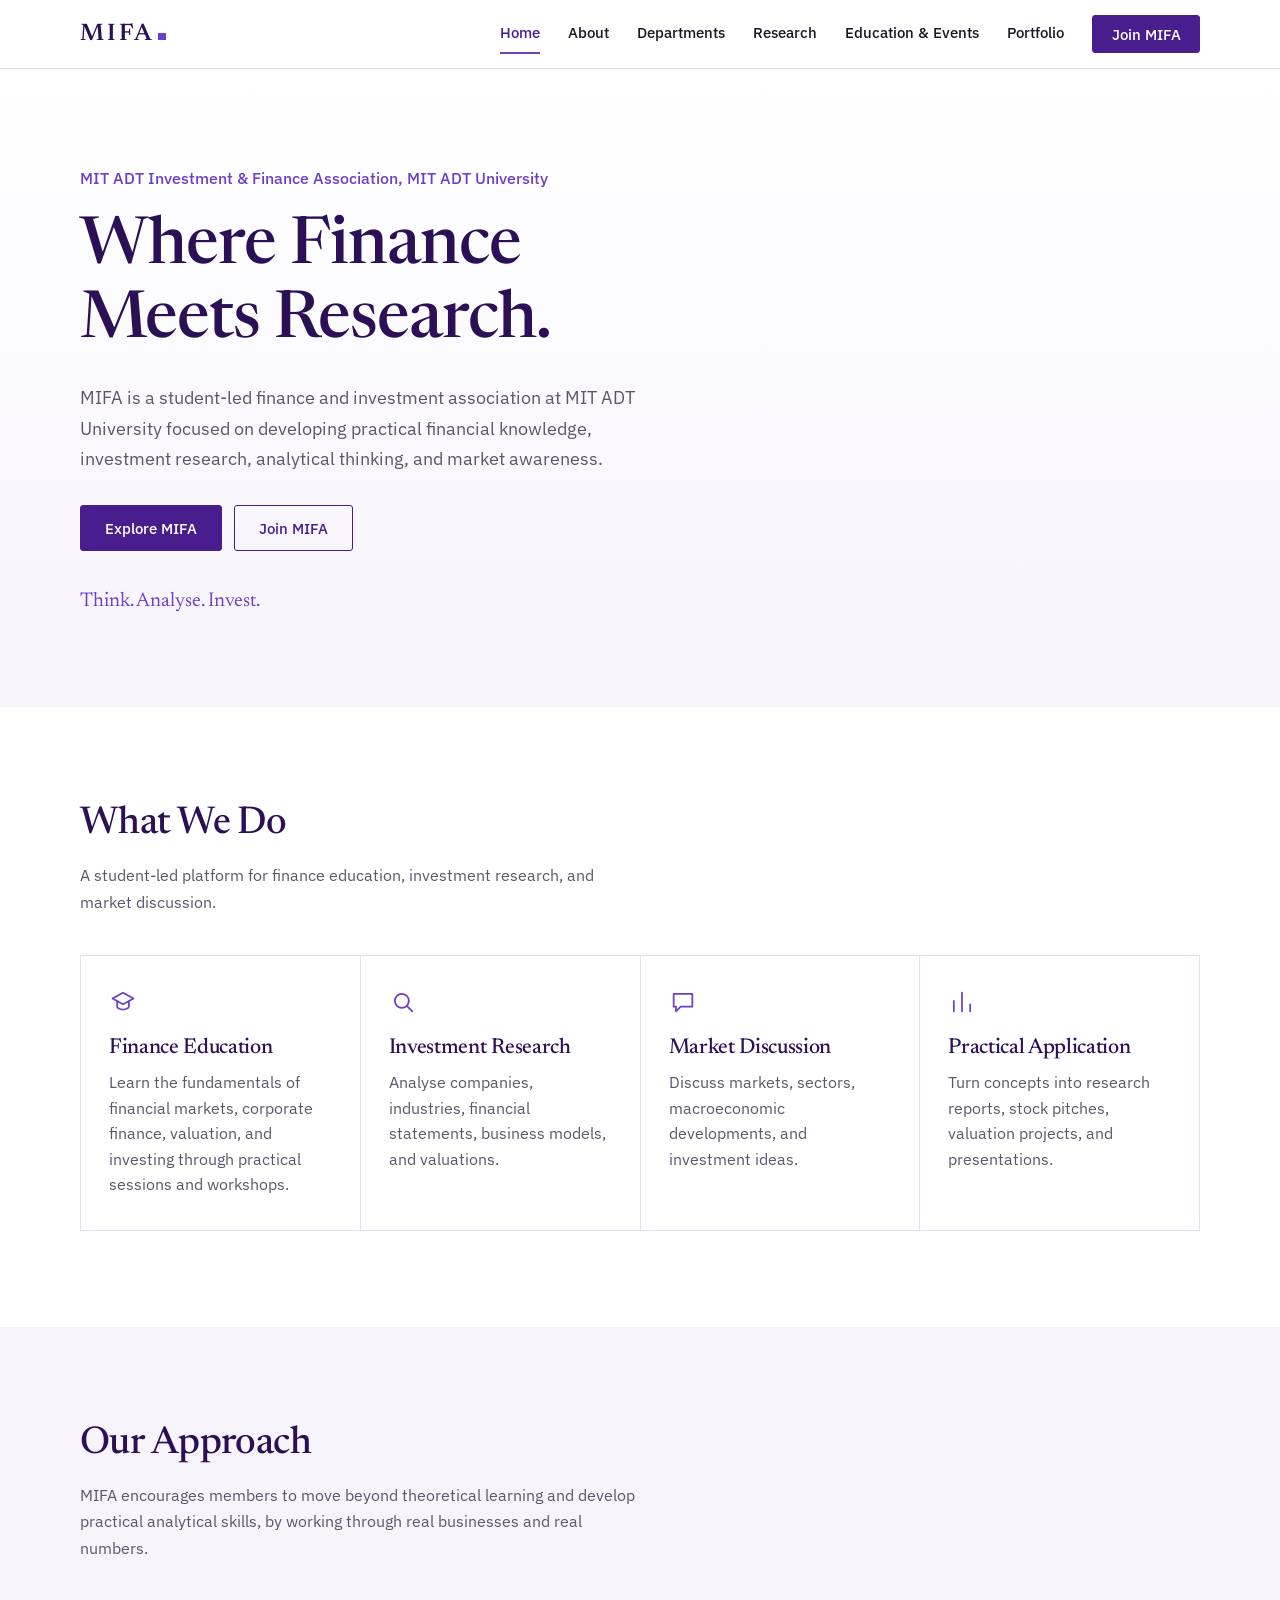
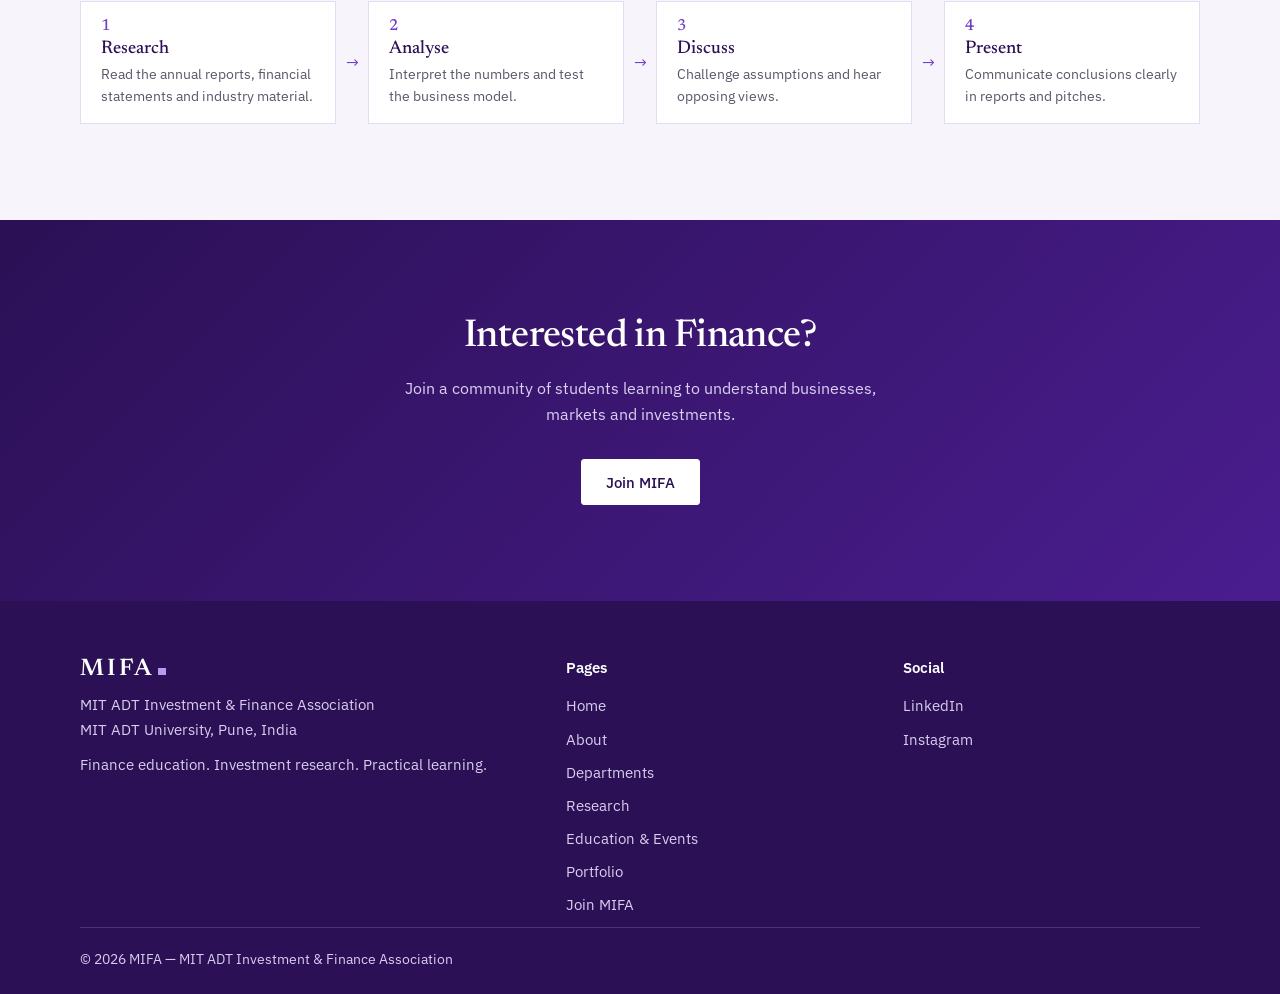
<file: index.html>
<!DOCTYPE html>
<html lang="en">
<head>
<meta charset="utf-8">
<meta name="viewport" content="width=device-width, initial-scale=1">
<title>MIFA — MIT ADT Investment  &amp; Finance Association | MIT ADT University</title>
<meta name="description" content="MIFA is a student-led platform for finance education, investment research, and market discussion at MIT ADT University, Pune.">
<meta name="theme-color" content="#2b1055">
<link rel="icon" href="favicon.svg" type="image/svg+xml">
<link rel="stylesheet" href="css/style.css">
<script src="js/main.js" defer></script>
</head>
<body>
<a class="skip" href="#main">Skip to content</a>
<header class="site-header">
  <div class="wrap bar">
    <a class="logo" href="index.html" aria-label="MIFA home">MIFA</a>
    <button class="menu-btn" type="button" aria-expanded="false" aria-controls="nav" aria-label="Menu"><span></span></button>
    <nav class="nav" id="nav" aria-label="Main">
      <a href="index.html" aria-current="page">Home</a>
      <a href="about.html">About</a>
      <a href="departments.html">Departments</a>
      <a href="research.html">Research</a>
      <a href="education-events.html">Education &amp; Events</a>
      <a href="portfolio.html">Portfolio</a>
      <a class="btn" href="join.html">Join MIFA</a>
    </nav>
  </div>
</header>
<main id="main">
<section class="hero">
  <div class="wrap split">
    <div>
      <p class="kicker">MIT ADT Investment &amp; Finance Association, MIT ADT University</p>
      <h1>Where Finance Meets Research.</h1>
      <p class="lead">MIFA is a student-led finance and investment association at MIT ADT University focused on developing practical financial knowledge, investment research, analytical thinking, and market awareness.</p>
      <div class="actions">
        <a class="btn" href="about.html">Explore MIFA</a>
        <a class="btn ghost" href="join.html">Join MIFA</a>
      </div>
      <p class="slogan">Think. Analyse. Invest.</p>
    </div>
  </div>
</section>

<section>
  <div class="wrap">
    <div class="head">
      <h2>What We Do</h2>
      <p>A student-led platform for finance education, investment research, and market discussion.</p>
    </div>
    <div class="ruled n4">
      <article>
        <svg class="ic" viewBox="0 0 24 24" aria-hidden="true"><path d="M3 9l9-5 9 5-9 5z"/><path d="M7 11.5V16c0 1 2.2 2.5 5 2.5s5-1.5 5-2.5v-4.5"/></svg>
        <h3>Finance Education</h3>
        <p>Learn the fundamentals of financial markets, corporate finance, valuation, and investing through practical sessions and workshops.</p>
      </article>
      <article>
        <svg class="ic" viewBox="0 0 24 24" aria-hidden="true"><circle cx="11" cy="11" r="6"/><path d="M20 20l-4.5-4.5"/></svg>
        <h3>Investment Research</h3>
        <p>Analyse companies, industries, financial statements, business models, and valuations.</p>
      </article>
      <article>
        <svg class="ic" viewBox="0 0 24 24" aria-hidden="true"><path d="M4 5h16v11H10l-4 4v-4H4z"/></svg>
        <h3>Market Discussion</h3>
        <p>Discuss markets, sectors, macroeconomic developments, and investment ideas.</p>
      </article>
      <article>
        <svg class="ic" viewBox="0 0 24 24" aria-hidden="true"><path d="M5 20V11M12 20V4M19 20v-6"/></svg>
        <h3>Practical Application</h3>
        <p>Turn concepts into research reports, stock pitches, valuation projects, and presentations.</p>
      </article>
    </div>
  </div>
</section>

<section class="alt">
  <div class="wrap">
    <div class="head">
      <h2>Our Approach</h2>
      <p>MIFA encourages members to move beyond theoretical learning and develop practical analytical skills, by working through real businesses and real numbers.</p>
    </div>
    <ol class="flow ">
  <li><strong>Research</strong><span>Read the annual reports, financial statements and industry material.</span></li>
  <li><strong>Analyse</strong><span>Interpret the numbers and test the business model.</span></li>
  <li><strong>Discuss</strong><span>Challenge assumptions and hear opposing views.</span></li>
  <li><strong>Present</strong><span>Communicate conclusions clearly in reports and pitches.</span></li>
</ol>
  </div>
</section>

<section class="cta">
  <div class="wrap">
    <h2>Interested in Finance?</h2>
    <p>Join a community of students learning to understand businesses, markets and investments.</p>
    <a class="btn light" href="join.html">Join MIFA</a>
  </div>
</section>
</main>
<footer class="site-footer">
  <div class="wrap">
    <div class="foot">
      <div>
        <a class="logo" href="index.html" aria-label="MIFA home">MIFA</a>
        <p>MIT ADT Investment &amp; Finance Association<br>MIT ADT University, Pune, India</p>
        <p>Finance education. Investment research. Practical learning.</p>
      </div>
      <nav aria-label="Footer">
        <h2 class="foot-title">Pages</h2>
        <ul>
        <li><a href="index.html">Home</a></li>
        <li><a href="about.html">About</a></li>
        <li><a href="departments.html">Departments</a></li>
        <li><a href="research.html">Research</a></li>
        <li><a href="education-events.html">Education &amp; Events</a></li>
        <li><a href="portfolio.html">Portfolio</a></li>
        <li><a href="join.html">Join MIFA</a></li>
        </ul>
      </nav>
      <div>
        <h2 class="foot-title">Social</h2>
        <ul>
          <li><a href="https://www.linkedin.com/company/mifamitadt" target="_blank">LinkedIn</a></li>
          <li><a href="https://www.instagram.com/mifa.mitadt/" target="_blank">Instagram</a></li>
        </ul>
      </div>
    </div>
    <p class="copy">&copy; 2026 MIFA — MIT ADT Investment &amp; Finance Association</p>
  </div>
</footer>
</body>
</html>
</file>
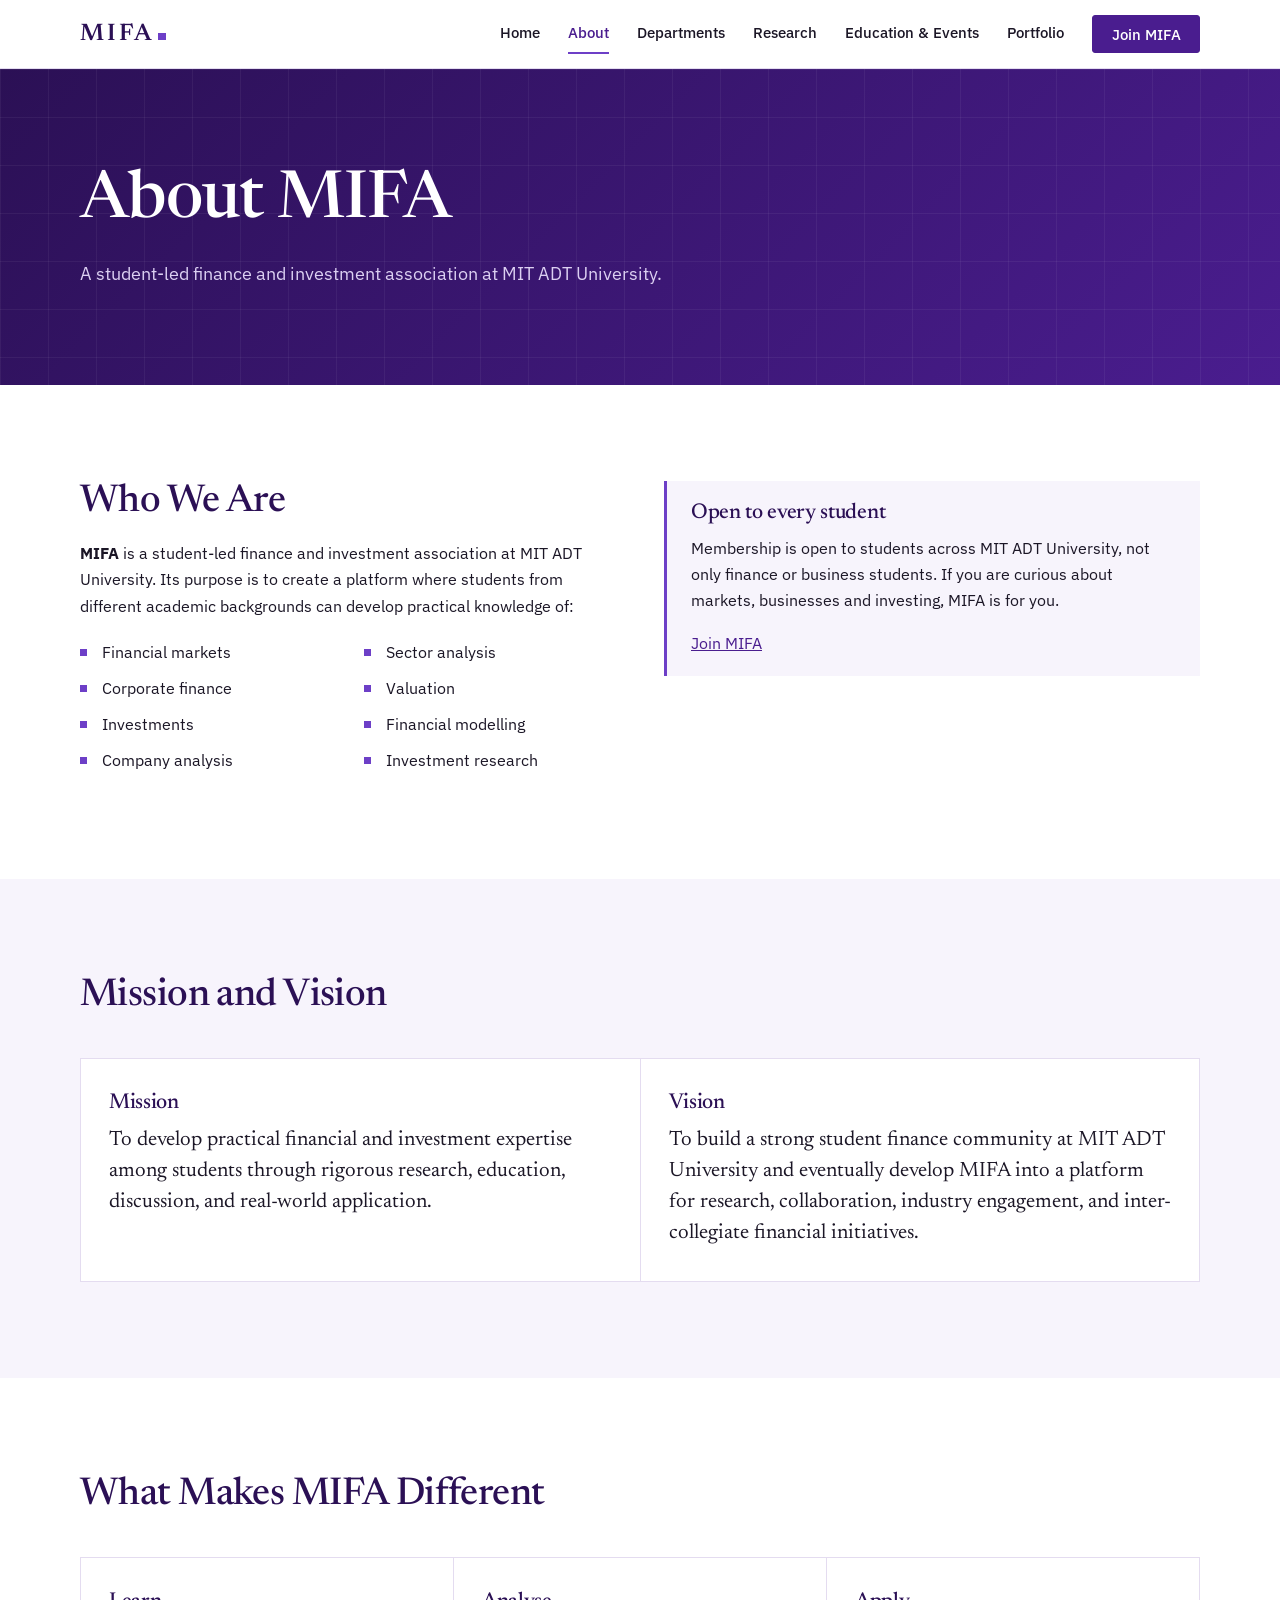
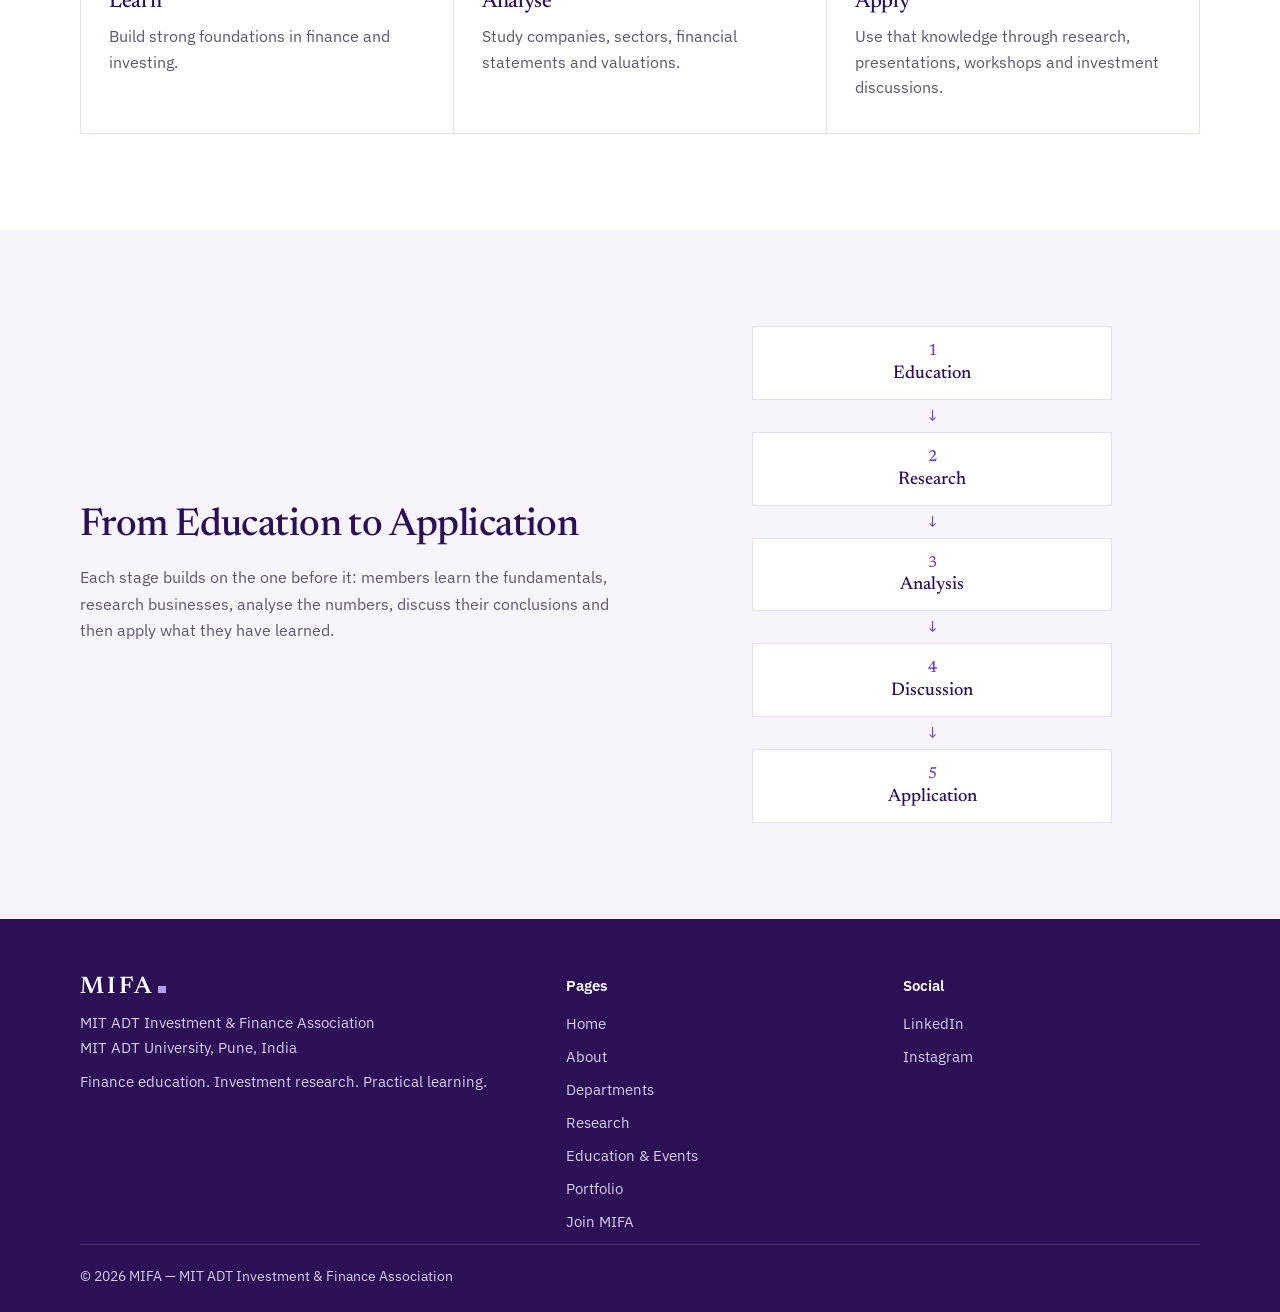
<file: about.html>
<!DOCTYPE html>
<html lang="en">
<head>
<meta charset="utf-8">
<meta name="viewport" content="width=device-width, initial-scale=1">
<title>About | MIFA — MIT ADT Investment  &amp; Finance Association</title>
<meta name="description" content="MIFA is a student-led finance and investment association at MIT ADT University, open to students from every course.">
<meta name="theme-color" content="#2b1055">
<link rel="icon" href="favicon.svg" type="image/svg+xml">
<link rel="stylesheet" href="css/style.css">
<script src="js/main.js" defer></script>
</head>
<body>
<a class="skip" href="#main">Skip to content</a>
<header class="site-header">
  <div class="wrap bar">
    <a class="logo" href="index.html" aria-label="MIFA home">MIFA</a>
    <button class="menu-btn" type="button" aria-expanded="false" aria-controls="nav" aria-label="Menu"><span></span></button>
    <nav class="nav" id="nav" aria-label="Main">
     <a href="index.html" >Home</a>
      <a href="about.html" aria-current="page">About</a>
      <a href="departments.html">Departments</a>
      <a href="research.html">Research</a>
      <a href="education-events.html">Education &amp; Events</a>
      <a href="portfolio.html">Portfolio</a>
      <a class="btn" href="join.html">Join MIFA</a>
    </nav>
  </div>
</header>
<main id="main">
<section class="page-hero">
  <div class="wrap">
    <h1>About MIFA</h1>
    <p class="lead">A student-led finance and investment association at MIT ADT University.</p>
  </div>
</section>

<section>
  <div class="wrap split top">
    <div>
      <h2>Who We Are</h2>
      <p><b>MIFA</b> is a student-led finance and investment association at MIT ADT University. Its purpose is to create a platform where students from different academic backgrounds can develop practical knowledge of:</p>
      <ul class="ticks cols">
  <li>Financial markets</li>
  <li>Corporate finance</li>
  <li>Investments</li>
  <li>Company analysis</li>
  <li>Sector analysis</li>
  <li>Valuation</li>
  <li>Financial modelling</li>
  <li>Investment research</li>
</ul>
    </div>
    <aside class="note">
      <h3>Open to every student</h3>
      <p>Membership is open to students across MIT ADT University, not only finance or business students. If you are curious about markets, businesses and investing, MIFA is for you.</p>
      <p><a href="join.html">Join MIFA</a></p>
    </aside>
  </div>
</section>

<section class="alt">
  <div class="wrap">
    <div class="head"><h2>Mission and Vision</h2></div>
    <div class="ruled n2">
      <div>
        <h3>Mission</h3>
        <p class="big">To develop practical financial and investment expertise among students through rigorous research, education, discussion, and real-world application.</p>
      </div>
      <div>
        <h3>Vision</h3>
        <p class="big">To build a strong student finance community at MIT ADT University and eventually develop MIFA into a platform for research, collaboration, industry engagement, and inter-collegiate financial initiatives.</p>
      </div>
    </div>
  </div>
</section>

<section>
  <div class="wrap">
    <div class="head"><h2>What Makes MIFA Different</h2></div>
    <div class="ruled n3">
      <article>
        <h3>Learn</h3>
        <p>Build strong foundations in finance and investing.</p>
      </article>
      <article>
        <h3>Analyse</h3>
        <p>Study companies, sectors, financial statements and valuations.</p>
      </article>
      <article>
        <h3>Apply</h3>
        <p>Use that knowledge through research, presentations, workshops and investment discussions.</p>
      </article>
    </div>
  </div>
</section>

<section class="alt">
  <div class="wrap split">
    <div>
      <h2>From Education to Application</h2>
      <p class="muted">Each stage builds on the one before it: members learn the fundamentals, research businesses, analyse the numbers, discuss their conclusions and then apply what they have learned.</p>
    </div>
    <ol class="flow vertical">
  <li><strong>Education</strong></li>
  <li><strong>Research</strong></li>
  <li><strong>Analysis</strong></li>
  <li><strong>Discussion</strong></li>
  <li><strong>Application</strong></li>
</ol>
  </div>
</section>
</main>
<footer class="site-footer">
  <div class="wrap">
    <div class="foot">
      <div>
        <a class="logo" href="index.html" aria-label="MIFA home">MIFA</a>
        <p>MIT ADT Investment &amp; Finance Association<br>MIT ADT University, Pune, India</p>
        <p>Finance education. Investment research. Practical learning.</p>
      </div>
      <nav aria-label="Footer">
        <h2 class="foot-title">Pages</h2>
        <ul>
        <li><a href="index.html">Home</a></li>
        <li><a href="about.html">About</a></li>
        <li><a href="departments.html">Departments</a></li>
        <li><a href="research.html">Research</a></li>
        <li><a href="education-events.html">Education &amp; Events</a></li>
        <li><a href="portfolio.html">Portfolio</a></li>
        <li><a href="join.html">Join MIFA</a></li>
        </ul>
      </nav>
      <div>
        <h2 class="foot-title">Social</h2>
        <ul>
          <li><a href="https://www.linkedin.com/company/mifamitadt" target="_blank" target="_blank">LinkedIn</a></li>
          <li><a href="https://www.instagram.com/mifa.mitadt/" target="_blank">Instagram</a></li>
        </ul>
      </div>
    </div>
    <p class="copy">&copy; 2026 MIFA — MIT ADT Investment  &amp; Finance Association</p>
  </div>
</footer>
</body>
</html>
</file>
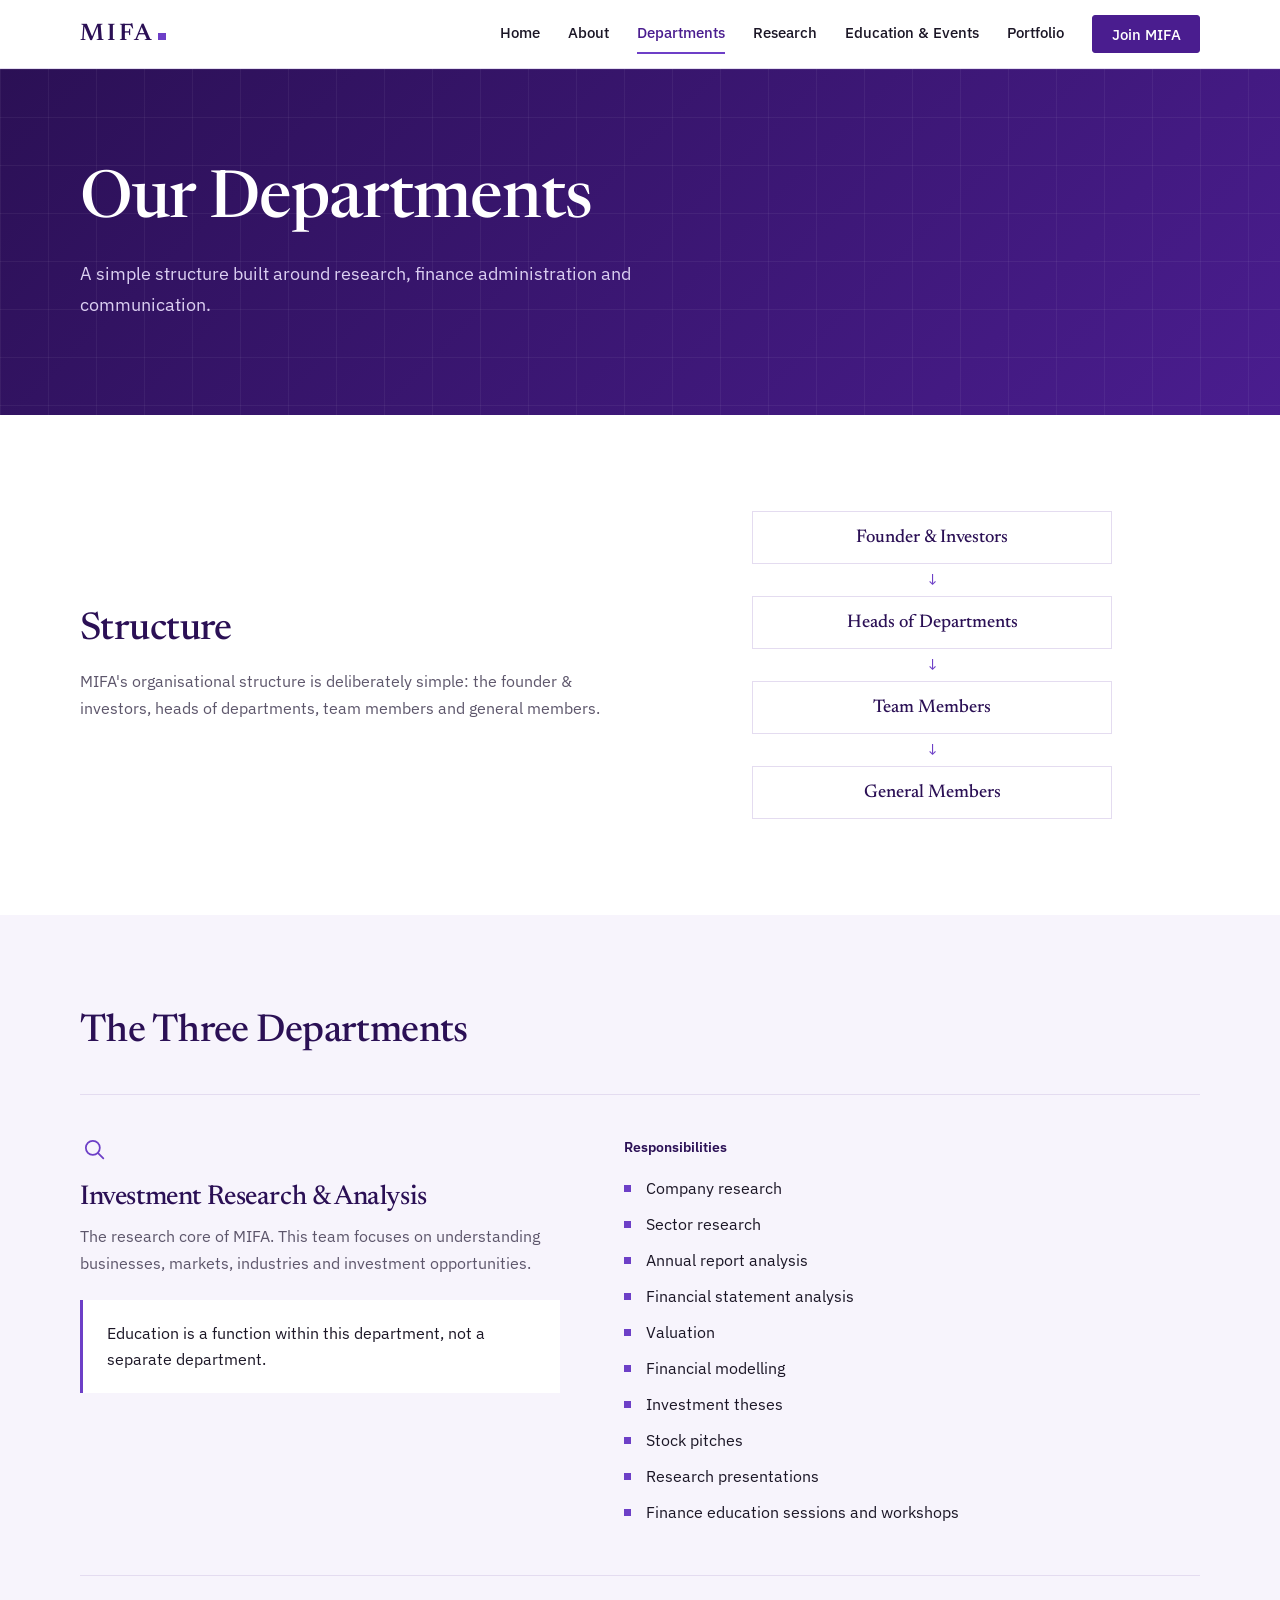
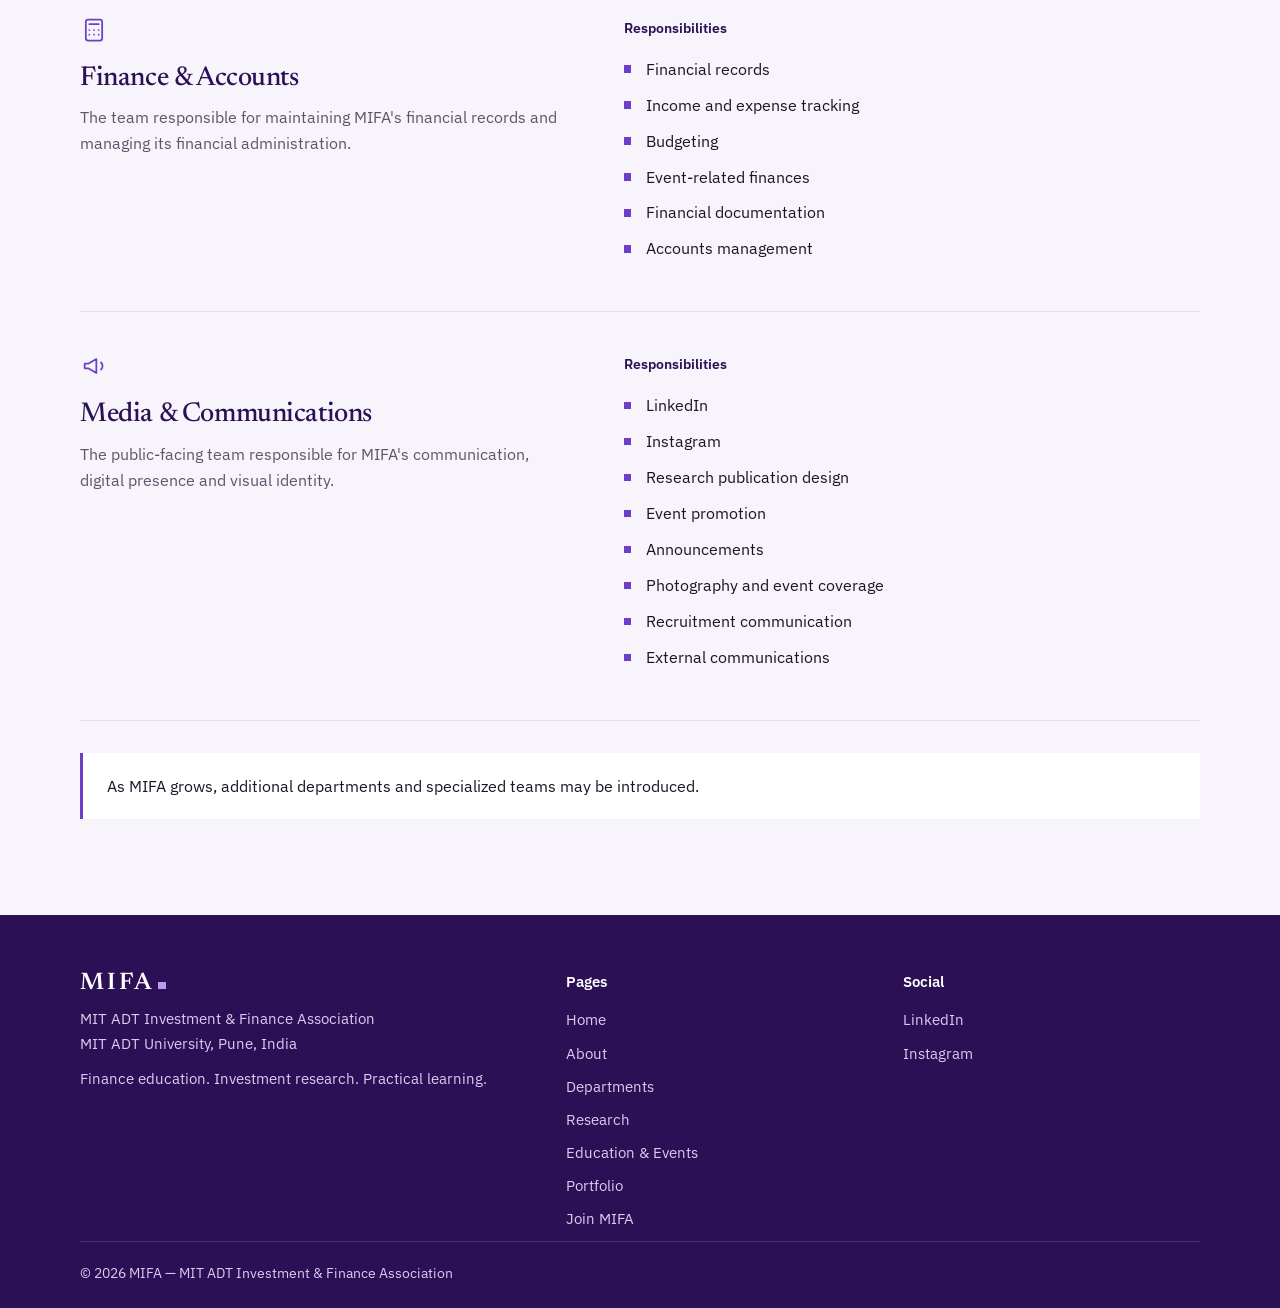
<file: departments.html>
<!DOCTYPE html>
<html lang="en">
<head>
<meta charset="utf-8">
<meta name="viewport" content="width=device-width, initial-scale=1">
<title>Departments | MIFA — MIT ADT Investment &amp; Finance Association</title>
<meta name="description" content="MIFA's three departments: Investment Research &amp; Analysis, Finance &amp; Accounts, and Media &amp; Communications.">
<meta name="theme-color" content="#2b1055">
<link rel="icon" href="favicon.svg" type="image/svg+xml">
<link rel="stylesheet" href="css/style.css">
<script src="js/main.js" defer></script>
</head>
<body>
<a class="skip" href="#main">Skip to content</a>
<header class="site-header">
  <div class="wrap bar">
    <a class="logo" href="index.html" aria-label="MIFA home">MIFA</a>
    <button class="menu-btn" type="button" aria-expanded="false" aria-controls="nav" aria-label="Menu"><span></span></button>
    <nav class="nav" id="nav" aria-label="Main">
      <a href="index.html">Home</a>
      <a href="about.html">About</a>
      <a href="departments.html" aria-current="page">Departments</a>
      <a href="research.html">Research</a>
      <a href="education-events.html">Education &amp; Events</a>
      <a href="portfolio.html">Portfolio</a>
      <a class="btn" href="join.html">Join MIFA</a>
    </nav>
  </div>
</header>
<main id="main">
<section class="page-hero">
  <div class="wrap">
    <h1>Our Departments</h1>
    <p class="lead">A simple structure built around research, finance administration and communication.</p>
  </div>
</section>

<section>
  <div class="wrap split">
    <div>
      <h2>Structure</h2>
      <p class="muted">MIFA's organisational structure is deliberately simple: the founder & investors, heads of departments, team members and general members.</p>
    </div>
    <ol class="flow vertical plain">
  <li><strong>Founder & Investors</strong></li>
  <li><strong>Heads of Departments</strong></li>
  <li><strong>Team Members</strong></li>
  <li><strong>General Members</strong></li>
</ol>
  </div>
</section>

<section class="alt">
  <div class="wrap">
    <div class="head"><h2>The Three Departments</h2></div>
    <div class="depts">
      <article class="dept">
        <div>
          <svg class="ic" viewBox="0 0 24 24" aria-hidden="true"><circle cx="11" cy="11" r="6"/><path d="M20 20l-4.5-4.5"/></svg>
          <h3>Investment Research &amp; Analysis</h3>
          <p class="muted">The research core of MIFA. This team focuses on understanding businesses, markets, industries and investment opportunities.</p>
          <p class="note">Education is a function within this department, not a separate department.</p>
        </div>
        <div>
          <p class="label">Responsibilities</p>
          <ul class="ticks ">
  <li>Company research</li>
  <li>Sector research</li>
  <li>Annual report analysis</li>
  <li>Financial statement analysis</li>
  <li>Valuation</li>
  <li>Financial modelling</li>
  <li>Investment theses</li>
  <li>Stock pitches</li>
  <li>Research presentations</li>
  <li>Finance education sessions and workshops</li>
</ul>
        </div>
      </article>
      <article class="dept">
        <div>
          <svg class="ic" viewBox="0 0 24 24" aria-hidden="true"><rect x="5" y="3" width="14" height="18" rx="2"/><path d="M8 7h8M8 12h.01M12 12h.01M16 12h.01M8 16h.01M12 16h.01M16 16h.01"/></svg>
          <h3>Finance &amp; Accounts</h3>
          <p class="muted">The team responsible for maintaining MIFA's financial records and managing its financial administration.</p>
        </div>
        <div>
          <p class="label">Responsibilities</p>
          <ul class="ticks ">
  <li>Financial records</li>
  <li>Income and expense tracking</li>
  <li>Budgeting</li>
  <li>Event-related finances</li>
  <li>Financial documentation</li>
  <li>Accounts management</li>
</ul>
        </div>
      </article>
      <article class="dept">
        <div>
          <svg class="ic" viewBox="0 0 24 24" aria-hidden="true"><path d="M4 10v4h3l7 4V6L7 10z"/><path d="M18 9a4 4 0 010 6"/></svg>
          <h3>Media &amp; Communications</h3>
          <p class="muted">The public-facing team responsible for MIFA's communication, digital presence and visual identity.</p>
        </div>
        <div>
          <p class="label">Responsibilities</p>
          <ul class="ticks ">
  <li>LinkedIn</li>
  <li>Instagram</li>
  <li>Research publication design</li>
  <li>Event promotion</li>
  <li>Announcements</li>
  <li>Photography and event coverage</li>
  <li>Recruitment communication</li>
  <li>External communications</li>
</ul>
        </div>
      </article>
    </div>
    <p class="note" style="margin-top:2rem">As MIFA grows, additional departments and specialized teams may be introduced.</p>
  </div>
</section>
</main>
<footer class="site-footer">
  <div class="wrap">
    <div class="foot">
      <div>
        <a class="logo" href="index.html" aria-label="MIFA home">MIFA</a>
        <p>MIT ADT Investment &amp; Finance Association<br>MIT ADT University, Pune, India</p>
        <p>Finance education. Investment research. Practical learning.</p>
      </div>
      <nav aria-label="Footer">
        <h2 class="foot-title">Pages</h2>
        <ul>
        <li><a href="index.html">Home</a></li>
        <li><a href="about.html">About</a></li>
        <li><a href="departments.html">Departments</a></li>
        <li><a href="research.html">Research</a></li>
        <li><a href="education-events.html">Education &amp; Events</a></li>
        <li><a href="portfolio.html">Portfolio</a></li>
        <li><a href="join.html">Join MIFA</a></li>
        </ul>
      </nav>
      <div>
        <h2 class="foot-title">Social</h2>
        <ul>
          <li><a href="https://www.linkedin.com/company/mifamitadt" target="_blank">LinkedIn</a></li>
          <li><a href="https://www.instagram.com/mifa.mitadt/" target="_blank">Instagram</a></li>
        </ul>
      </div>
    </div>
    <p class="copy">&copy; 2026 MIFA — MIT ADT Investment &amp; Finance Association</p>
  </div>
</footer>
</body>
</html>
</file>
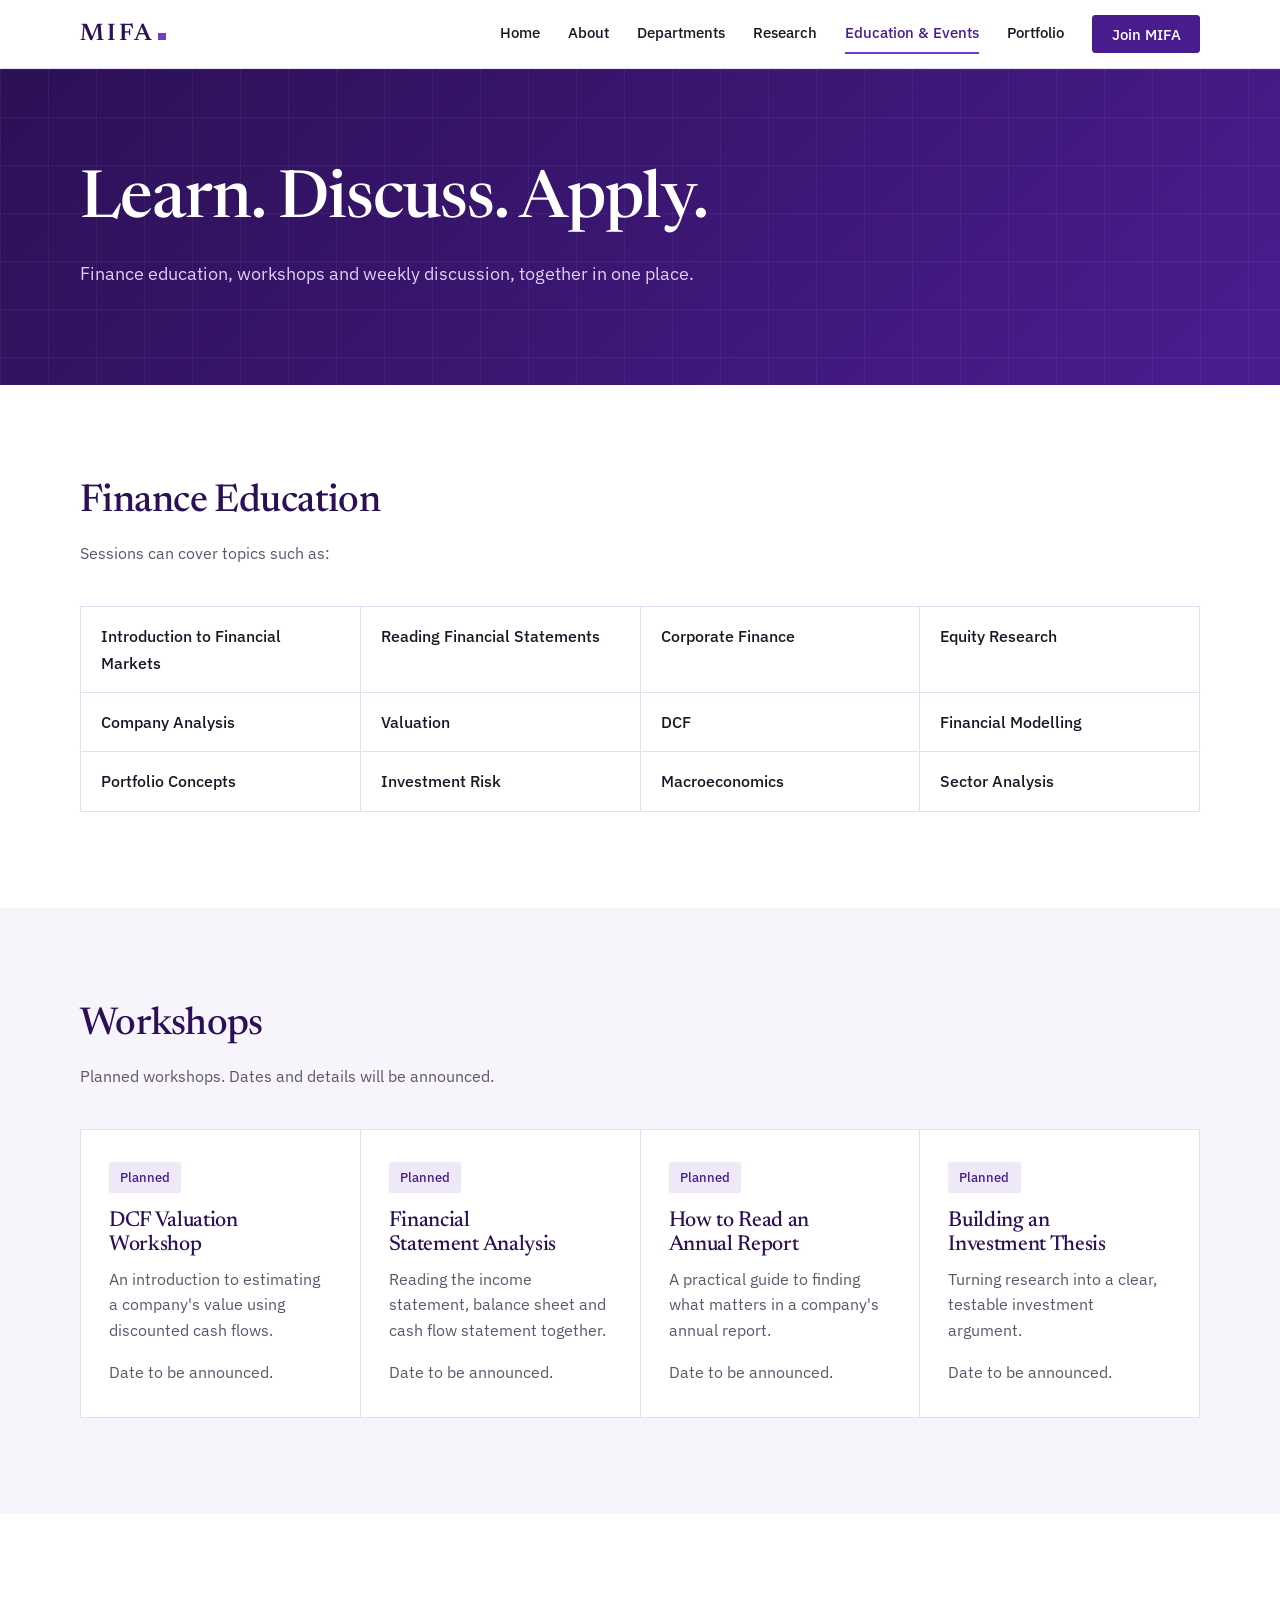
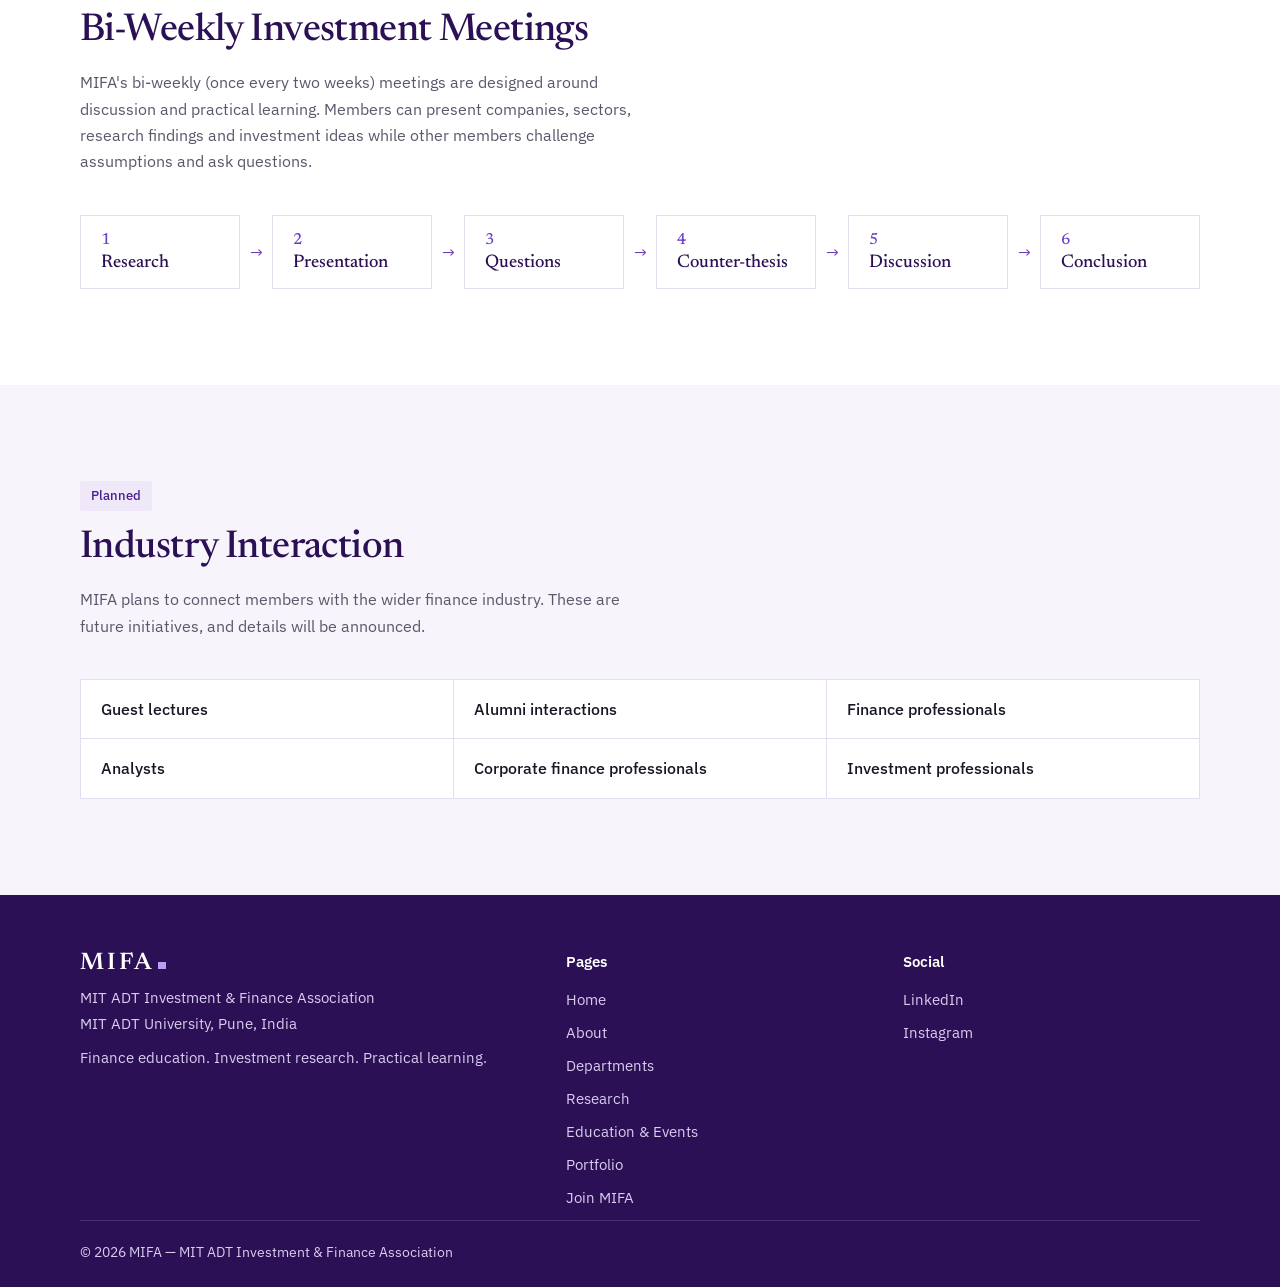
<file: education-events.html>
<!DOCTYPE html>
<html lang="en">
<head>
<meta charset="utf-8">
<meta name="viewport" content="width=device-width, initial-scale=1">
<title>Education &amp; Events | MIFA — MIT ADT Investment &amp; Finance Association</title>
<meta name="description" content="Finance education topics, planned workshops, weekly investment meetings and future industry interaction at MIFA.">
<meta name="theme-color" content="#2b1055">
<link rel="icon" href="favicon.svg" type="image/svg+xml">
<link rel="stylesheet" href="css/style.css">
<script src="js/main.js" defer></script>
</head>
<body>
<a class="skip" href="#main">Skip to content</a>
<header class="site-header">
  <div class="wrap bar">
    <a class="logo" href="index.html" aria-label="MIFA home">MIFA</a>
    <button class="menu-btn" type="button" aria-expanded="false" aria-controls="nav" aria-label="Menu"><span></span></button>
    <nav class="nav" id="nav" aria-label="Main">
      <a href="index.html" >Home</a>
      <a href="about.html">About</a>
      <a href="departments.html">Departments</a>
      <a href="research.html">Research</a>
      <a href="education-events.html" aria-current="page">Education &amp; Events</a>
      <a href="portfolio.html">Portfolio</a>
      <a class="btn" href="join.html">Join MIFA</a>
    </nav>
  </div>
</header>
<main id="main">
<section class="page-hero">
  <div class="wrap">
    <h1>Learn. Discuss. Apply.</h1>
    <p class="lead">Finance education, workshops and weekly discussion, together in one place.</p>
  </div>
</section>

<section>
  <div class="wrap">
    <div class="head">
      <h2>Finance Education</h2>
      <p>Sessions can cover topics such as:</p>
    </div>
    <ul class="ruled sm n4">
      <li>Introduction to Financial Markets</li>
      <li>Reading Financial Statements</li>
      <li>Corporate Finance</li>
      <li>Equity Research</li>
      <li>Company Analysis</li>
      <li>Valuation</li>
      <li>DCF</li>
      <li>Financial Modelling</li>
      <li>Portfolio Concepts</li>
      <li>Investment Risk</li>
      <li>Macroeconomics</li>
      <li>Sector Analysis</li>
    </ul>
  </div>
</section>

<section class="alt">
  <div class="wrap">
    <div class="head">
      <h2>Workshops</h2>
      <p>Planned workshops. Dates and details will be announced.</p>
    </div>
    <div class="ruled n4">
      <article>
        <span class="badge">Planned</span>
        <h3>DCF Valuation Workshop</h3>
        <p>An introduction to estimating a company's value using discounted cash flows.</p>
        <p>Date to be announced.</p>
      </article>
      <article>
        <span class="badge">Planned</span>
        <h3>Financial Statement Analysis</h3>
        <p>Reading the income statement, balance sheet and cash flow statement together.</p>
        <p>Date to be announced.</p>
      </article>
      <article>
        <span class="badge">Planned</span>
        <h3>How to Read an Annual Report</h3>
        <p>A practical guide to finding what matters in a company's annual report.</p>
        <p>Date to be announced.</p>
      </article>
      <article>
        <span class="badge">Planned</span>
        <h3>Building an Investment Thesis</h3>
        <p>Turning research into a clear, testable investment argument.</p>
        <p>Date to be announced.</p>
      </article>
    </div>
  </div>
</section>

<section>
  <div class="wrap">
    <div class="head">
      <h2>Bi-Weekly Investment Meetings</h2>
      <p>MIFA's bi-weekly (once every two weeks) meetings are designed around discussion and practical learning. Members can present companies, sectors, research findings and investment ideas while other members challenge assumptions and ask questions.</p>
    </div>
    <ol class="flow ">
  <li><strong>Research</strong></li>
  <li><strong>Presentation</strong></li>
  <li><strong>Questions</strong></li>
  <li><strong>Counter-thesis</strong></li>
  <li><strong>Discussion</strong></li>
  <li><strong>Conclusion</strong></li>
</ol>
  </div>
</section>

<section class="alt">
  <div class="wrap">
    <div class="head">
      <span class="badge">Planned</span>
      <h2>Industry Interaction</h2>
      <p>MIFA plans to connect members with the wider finance industry. These are future initiatives, and details will be announced.</p>
    </div>
    <ul class="ruled sm n3">
      <li>Guest lectures</li>
      <li>Alumni interactions</li>
      <li>Finance professionals</li>
      <li>Analysts</li>
      <li>Corporate finance professionals</li>
      <li>Investment professionals</li>
    </ul>
  </div>
</section>
</main>
<footer class="site-footer">
  <div class="wrap">
    <div class="foot">
      <div>
        <a class="logo" href="index.html" aria-label="MIFA home">MIFA</a>
        <p>MIT ADT Investment &amp; Finance Association<br>MIT ADT University, Pune, India</p>
        <p>Finance education. Investment research. Practical learning.</p>
      </div>
      <nav aria-label="Footer">
        <h2 class="foot-title">Pages</h2>
        <ul>
        <li><a href="index.html">Home</a></li>
        <li><a href="about.html">About</a></li>
        <li><a href="departments.html">Departments</a></li>
        <li><a href="research.html">Research</a></li>
        <li><a href="education-events.html">Education &amp; Events</a></li>
        <li><a href="portfolio.html">Portfolio</a></li>
        <li><a href="join.html">Join MIFA</a></li>
        </ul>
      </nav>
      <div>
        <h2 class="foot-title">Social</h2>
        <ul>
          <li><a href="https://www.linkedin.com/company/mifamitadt" target="_blank">LinkedIn</a></li>
          <li><a href="https://www.instagram.com/mifa.mitadt/" target="_blank">Instagram</a></li>
        </ul>
      </div>
    </div>
    <p class="copy">&copy; 2026 MIFA — MIT ADT Investment &amp; Finance Association</p>
  </div>
</footer>
</body>
</html>
</file>
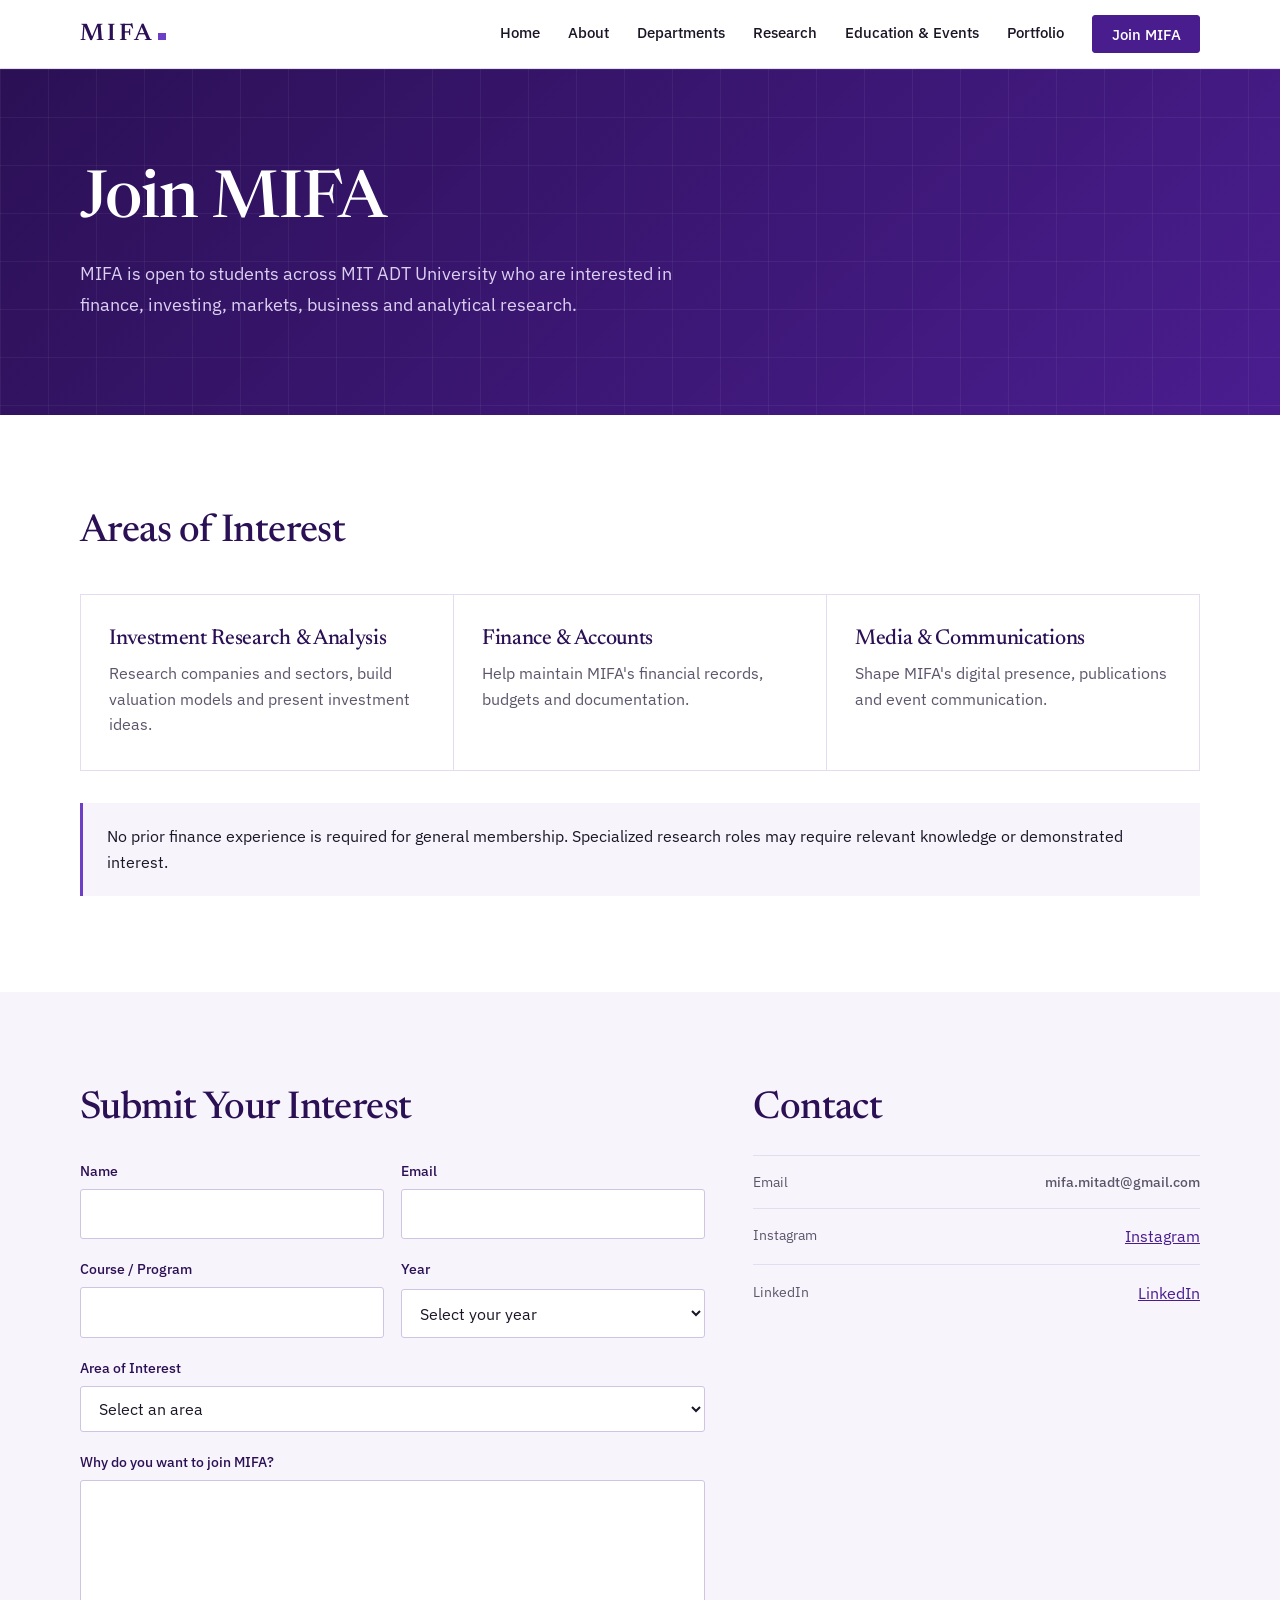
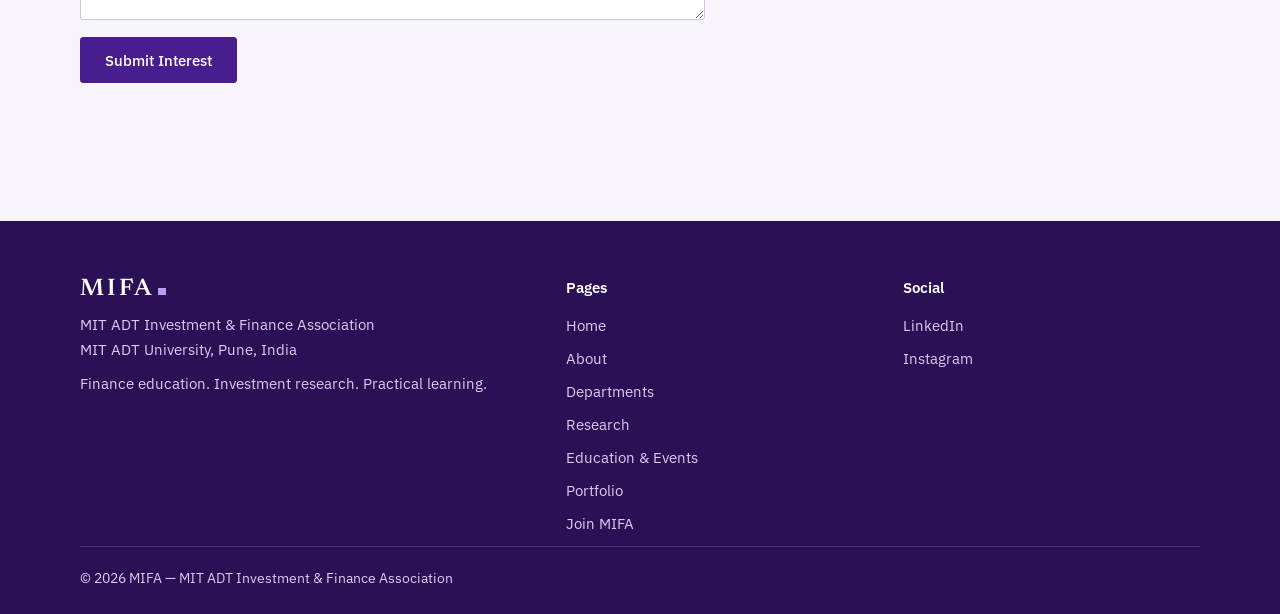
<file: join.html>
<!DOCTYPE html>
<html lang="en">
<head>
<meta charset="utf-8">
<meta name="viewport" content="width=device-width, initial-scale=1">
<title>Join MIFA | MIFA — MIT ADT Investment &amp; Finance Association</title>
<meta name="description" content="Join MIFA. Open to students across MIT ADT University interested in finance, investing, markets and business.">
<meta name="theme-color" content="#2b1055">
<link rel="icon" href="favicon.svg" type="image/svg+xml">
<link rel="stylesheet" href="css/style.css">
<script src="js/main.js" defer></script>
</head>
<body>
<a class="skip" href="#main">Skip to content</a>
<header class="site-header">
  <div class="wrap bar">
    <a class="logo" href="index.html" aria-label="MIFA home">MIFA</a>
    <button class="menu-btn" type="button" aria-expanded="false" aria-controls="nav" aria-label="Menu"><span></span></button>
    <nav class="nav" id="nav" aria-label="Main">
      <a href="index.html" >Home</a>
      <a href="about.html">About</a>
      <a href="departments.html">Departments</a>
      <a href="research.html">Research</a>
      <a href="education-events.html">Education &amp; Events</a>
      <a href="portfolio.html" >Portfolio</a>
      <a class="btn" href="join.html" aria-current="page">Join MIFA</a>
    </nav>
  </div>
</header>
<main id="main">
<section class="page-hero">
  <div class="wrap">
    <h1>Join MIFA</h1>
    <p class="lead">MIFA is open to students across MIT ADT University who are interested in finance, investing, markets, business and analytical research.</p>
  </div>
</section>

<section>
  <div class="wrap">
    <div class="head"><h2>Areas of Interest</h2></div>
    <div class="ruled n3">
      <article>
        <h3>Investment Research &amp; Analysis</h3>
        <p>Research companies and sectors, build valuation models and present investment ideas.</p>
      </article>
      <article>
        <h3>Finance &amp; Accounts</h3>
        <p>Help maintain MIFA's financial records, budgets and documentation.</p>
      </article>
      <article>
        <h3>Media &amp; Communications</h3>
        <p>Shape MIFA's digital presence, publications and event communication.</p>
      </article>
    </div>
    <p class="note" style="margin-top:2rem">No prior finance experience is required for general membership. Specialized research roles may require relevant knowledge or demonstrated interest.</p>
  </div>
</section>

<section class="alt">
  <div class="wrap split top form">
    <div>
      <h2>Submit Your Interest</h2>
      <!-- Frontend-only. To connect it, set data-endpoint below to your Formspree (or other) form URL. -->
      <form id="join-form" method="post" data-endpoint="https://formspree.io/f/mgavznae">
        <div class="row">
          <div class="field">
            <label for="name">Name</label>
            <input id="name" name="name" type="text" autocomplete="name" required>
          </div>
          <div class="field">
            <label for="email">Email</label>
            <input id="email" name="email" type="email" autocomplete="email" required>
          </div>
        </div>
        <div class="row">
          <div class="field">
            <label for="course">Course / Program</label>
            <input id="course" name="course" type="text" required>
          </div>
          <div class="field">
            <label for="year">Year</label>
            <select id="year" name="year" required>
              <option value="" disabled selected>Select your year</option>
              <option>1st year</option>
              <option>2nd year</option>
              <option>3rd year</option>
              <option>4th year</option>
              <option>5th year</option>
              <option>Other</option>
            </select>
          </div>
        </div>
        <div class="field">
          <label for="interest">Area of Interest</label>
          <select id="interest" name="interest" required>
            <option value="" disabled selected>Select an area</option>
            <option>Investment Research &amp; Analysis</option>
            <option>Finance &amp; Accounts</option>
            <option>Media &amp; Communications</option>
            <option>General membership</option>
          </select>
        </div>
        <div class="field">
          <label for="why">Why do you want to join MIFA?</label>
          <textarea id="why" name="why" required></textarea>
        </div>
        <button class="btn" type="submit">Submit Interest</button>
        <p id="form-status" role="status"></p>
      </form>
    </div>
    <aside>
      <h2>Contact</h2>
      <dl class="meta">
        <div><dt>Email</dt><dd>mifa.mitadt@gmail.com</dd></div>
        <div><dt>Instagram</dt><a href="https://www.instagram.com/mifa.mitadt/" target="_blank">Instagram</a></div>
        <div><dt>LinkedIn</dt><a href="https://www.linkedin.com/company/mifamitadt" target="_blank">LinkedIn</a></div>
      </dl>
    </aside>
  </div>
</section>
</main>
<footer class="site-footer">
  <div class="wrap">
    <div class="foot">
      <div>
        <a class="logo" href="index.html" aria-label="MIFA home">MIFA</a>
        <p>MIT ADT Investment &amp; Finance Association<br>MIT ADT University, Pune, India</p>
        <p>Finance education. Investment research. Practical learning.</p>
      </div>
      <nav aria-label="Footer">
        <h2 class="foot-title">Pages</h2>
        <ul>
        <li><a href="index.html">Home</a></li>
        <li><a href="about.html">About</a></li>
        <li><a href="departments.html">Departments</a></li>
        <li><a href="research.html">Research</a></li>
        <li><a href="education-events.html">Education &amp; Events</a></li>
        <li><a href="portfolio.html">Portfolio</a></li>
        <li><a href="join.html">Join MIFA</a></li>
        </ul>
      </nav>
      <div>
        <h2 class="foot-title">Social</h2>
        <ul>
          <li><a href="https://www.linkedin.com/company/mifamitadt" target="_blank">LinkedIn</a></li>
          <li><a href="https://www.instagram.com/mifa.mitadt/" target="_blank">Instagram</a></li>
        </ul>
      </div>
    </div>
    <p class="copy">&copy; 2026 MIFA — MIT ADT Investment &amp; Finance Association</p>
  </div>
</footer>
</body>
</html>
</file>
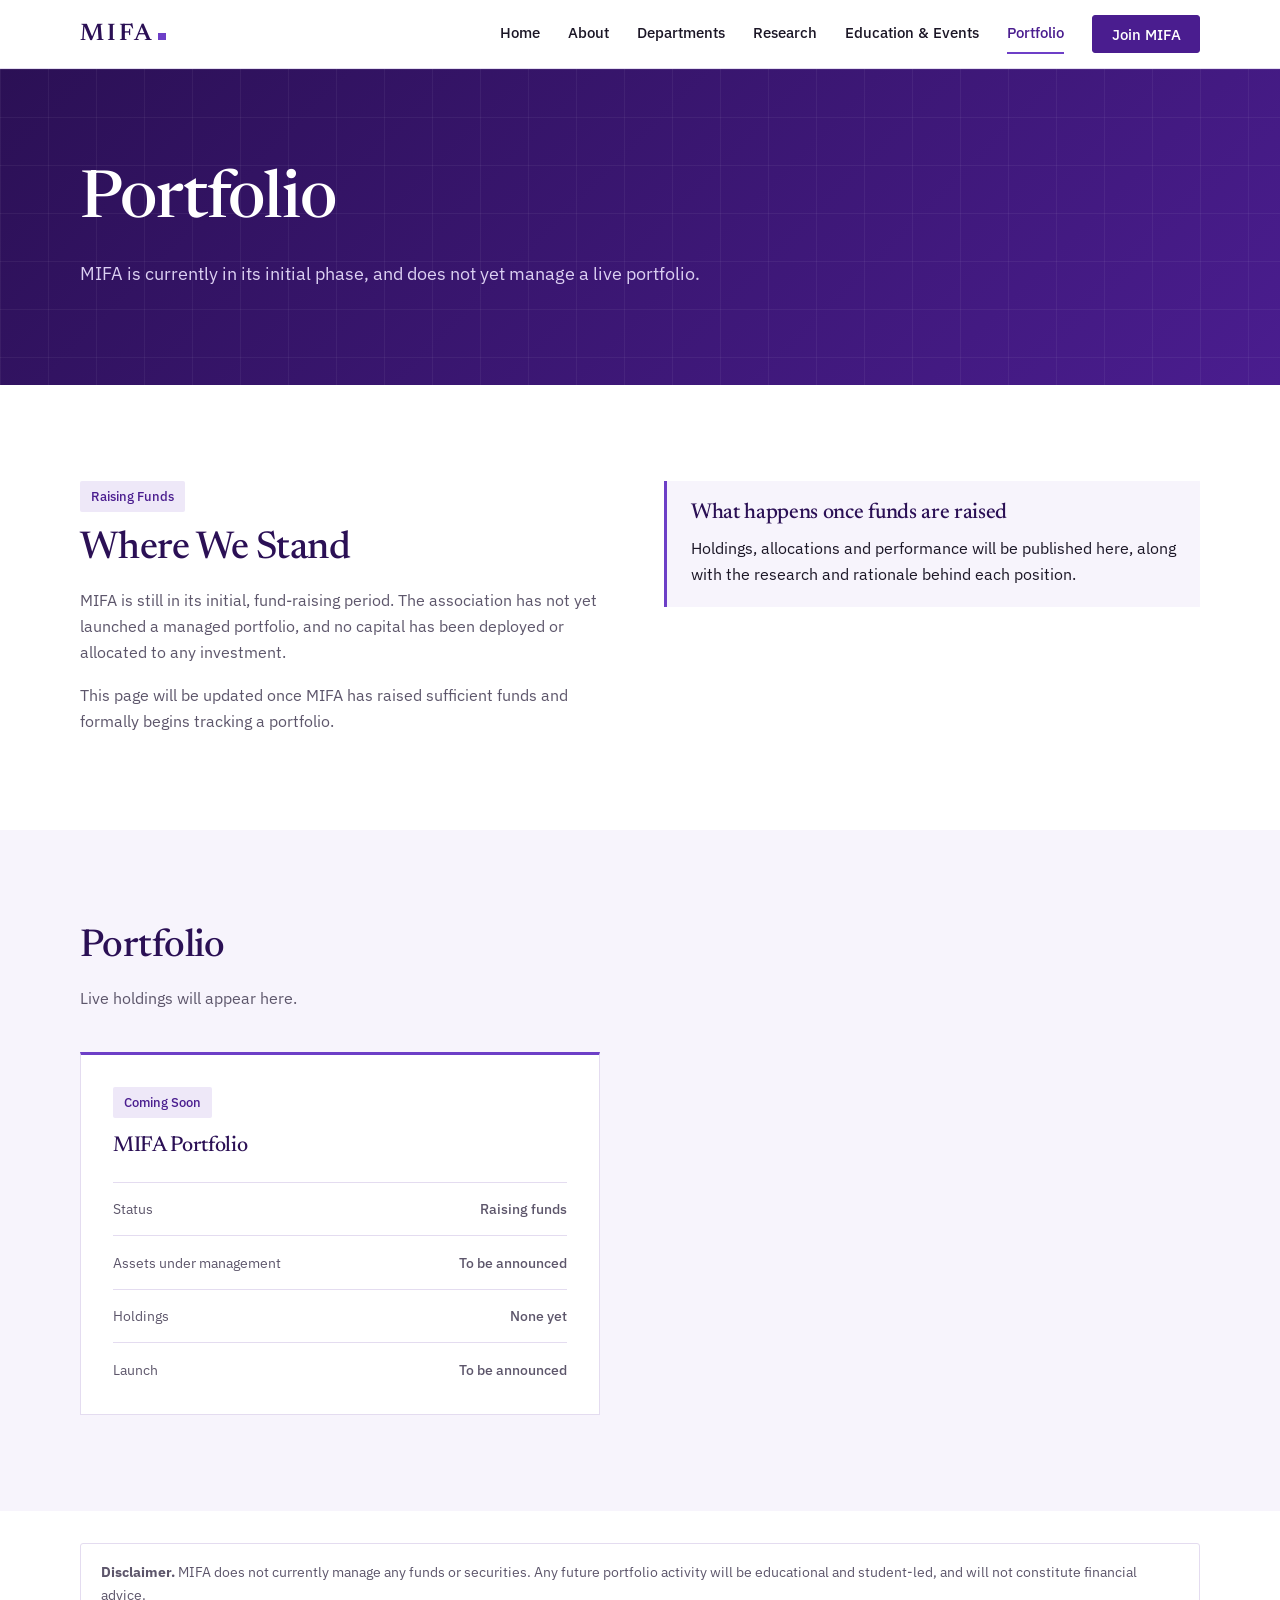
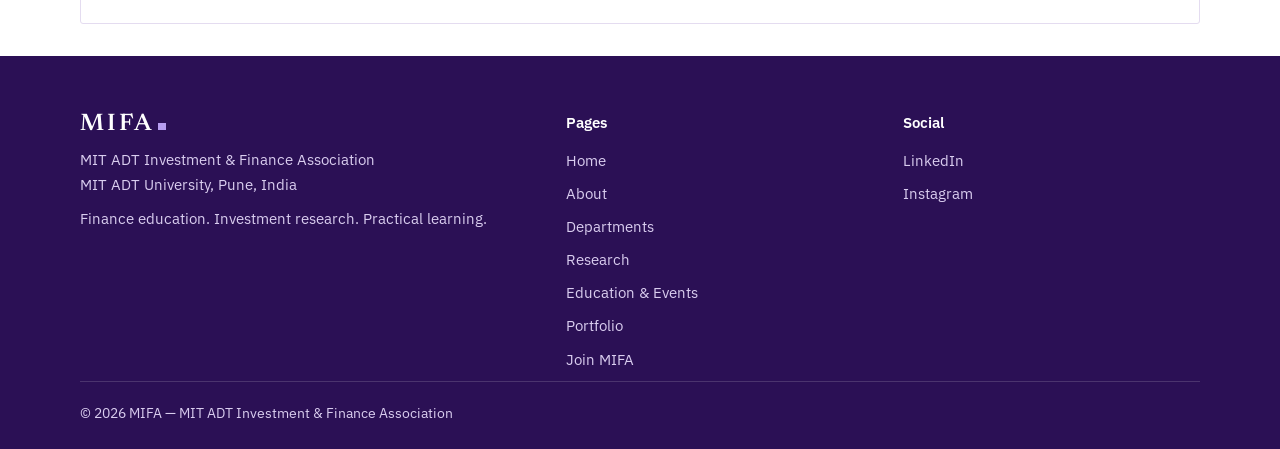
<file: portfolio.html>
<!DOCTYPE html>
<html lang="en">
<head>
	<meta charset="UTF-8">
	<meta name="viewport" content="width=device-width, initial-scale=1.0">
	<title>Portfolio | MIFA - MIT ADT Investment &amp; Finance Association</title>
    <meta name="theme-color" content="#2b1055">
    <link rel="icon" href="favicon.svg" type="image/svg+xml">
    <link rel="stylesheet" href="css/style.css">    
    <script src="js/main.js" defer></script>        
</head>
<body>
<header class="site-header">
  <div class="wrap bar">
    <a class="logo" href="index.html" aria-label="MIFA home">MIFA</a>
    <button class="menu-btn" type="button" aria-expanded="false" aria-controls="nav" aria-label="Menu"><span></span></button>
    <nav class="nav" id="nav" aria-label="Main">
      <a href="index.html" >Home</a>
      <a href="about.html">About</a>
      <a href="departments.html">Departments</a>
      <a href="research.html">Research</a>
      <a href="education-events.html">Education &amp; Events</a>
      <a href="portfolio.html" aria-current="page">Portfolio</a>
      <a class="btn" href="join.html">Join MIFA</a>
    </nav>
  </div>
</header>

<main id="main">
<section class="page-hero">
  <div class="wrap">
    <h1>Portfolio</h1>
    <p class="lead">MIFA is currently in its initial phase, and does not yet manage a live portfolio.</p>
  </div>
</section>

<section>
  <div class="wrap split top">
    <div>
      <span class="badge">Raising Funds</span>
      <h2>Where We Stand</h2>
      <p class="muted">MIFA is still in its initial, fund-raising period. The association has not yet launched a managed portfolio, and no capital has been deployed or allocated to any investment.</p>
      <p class="muted">This page will be updated once MIFA has raised sufficient funds and formally begins tracking a portfolio.</p>
    </div>
    <aside class="note">
      <h3>What happens once funds are raised</h3>
      <p>Holdings, allocations and performance will be published here, along with the research and rationale behind each position.</p>
    </aside>
  </div>
</section>

<section class="alt">
  <div class="wrap">
    <div class="head">
      <h2>Portfolio</h2>
      <p>Live holdings will appear here.</p>
    </div>
    <article class="report">
      <span class="badge">Coming Soon</span>
      <h3>MIFA Portfolio</h3>
      <dl class="meta">
        <div><dt>Status</dt><dd>Raising funds</dd></div>
        <div><dt>Assets under management</dt><dd>To be announced</dd></div>
        <div><dt>Holdings</dt><dd>None yet</dd></div>
        <div><dt>Launch</dt><dd>To be announced</dd></div>
      </dl>
    </article>
  </div>
</section>

<section class="tight">
  <div class="wrap">
    <p class="disclaimer"><strong>Disclaimer.</strong> MIFA does not currently manage any funds or securities. Any future portfolio activity will be educational and student-led, and will not constitute financial advice.</p>
  </div>
</section>
</main>

<footer class="site-footer">
  <div class="wrap">
    <div class="foot">
      <div>
        <a class="logo" href="index.html" aria-label="MIFA home">MIFA</a>
        <p>MIT ADT Investment &amp; Finance Association<br>MIT ADT University, Pune, India</p>
        <p>Finance education. Investment research. Practical learning.</p>
      </div>
      <nav aria-label="Footer">
        <h2 class="foot-title">Pages</h2>
        <ul>
        <li><a href="index.html">Home</a></li>
        <li><a href="about.html">About</a></li>
        <li><a href="departments.html">Departments</a></li>
        <li><a href="research.html">Research</a></li>
        <li><a href="education-events.html">Education &amp; Events</a></li>
        <li><a href="portfolio.html">Portfolio</a></li>
        <li><a href="join.html">Join MIFA</a></li>
        </ul>
      </nav>
      <div>
        <h2 class="foot-title">Social</h2>
        <ul>
          <li><a href="https://www.linkedin.com/company/mifamitadt" target="_blank">LinkedIn</a></li>
          <li><a href="https://www.instagram.com/mifa.mitadt/" target="_blank">Instagram</a></li>
        </ul>
      </div>
    </div>
    <p class="copy">&copy; 2026 MIFA — MIT ADT Investment &amp; Finance Association</p>
  </div>
</footer>
</body>
</html>
</file>
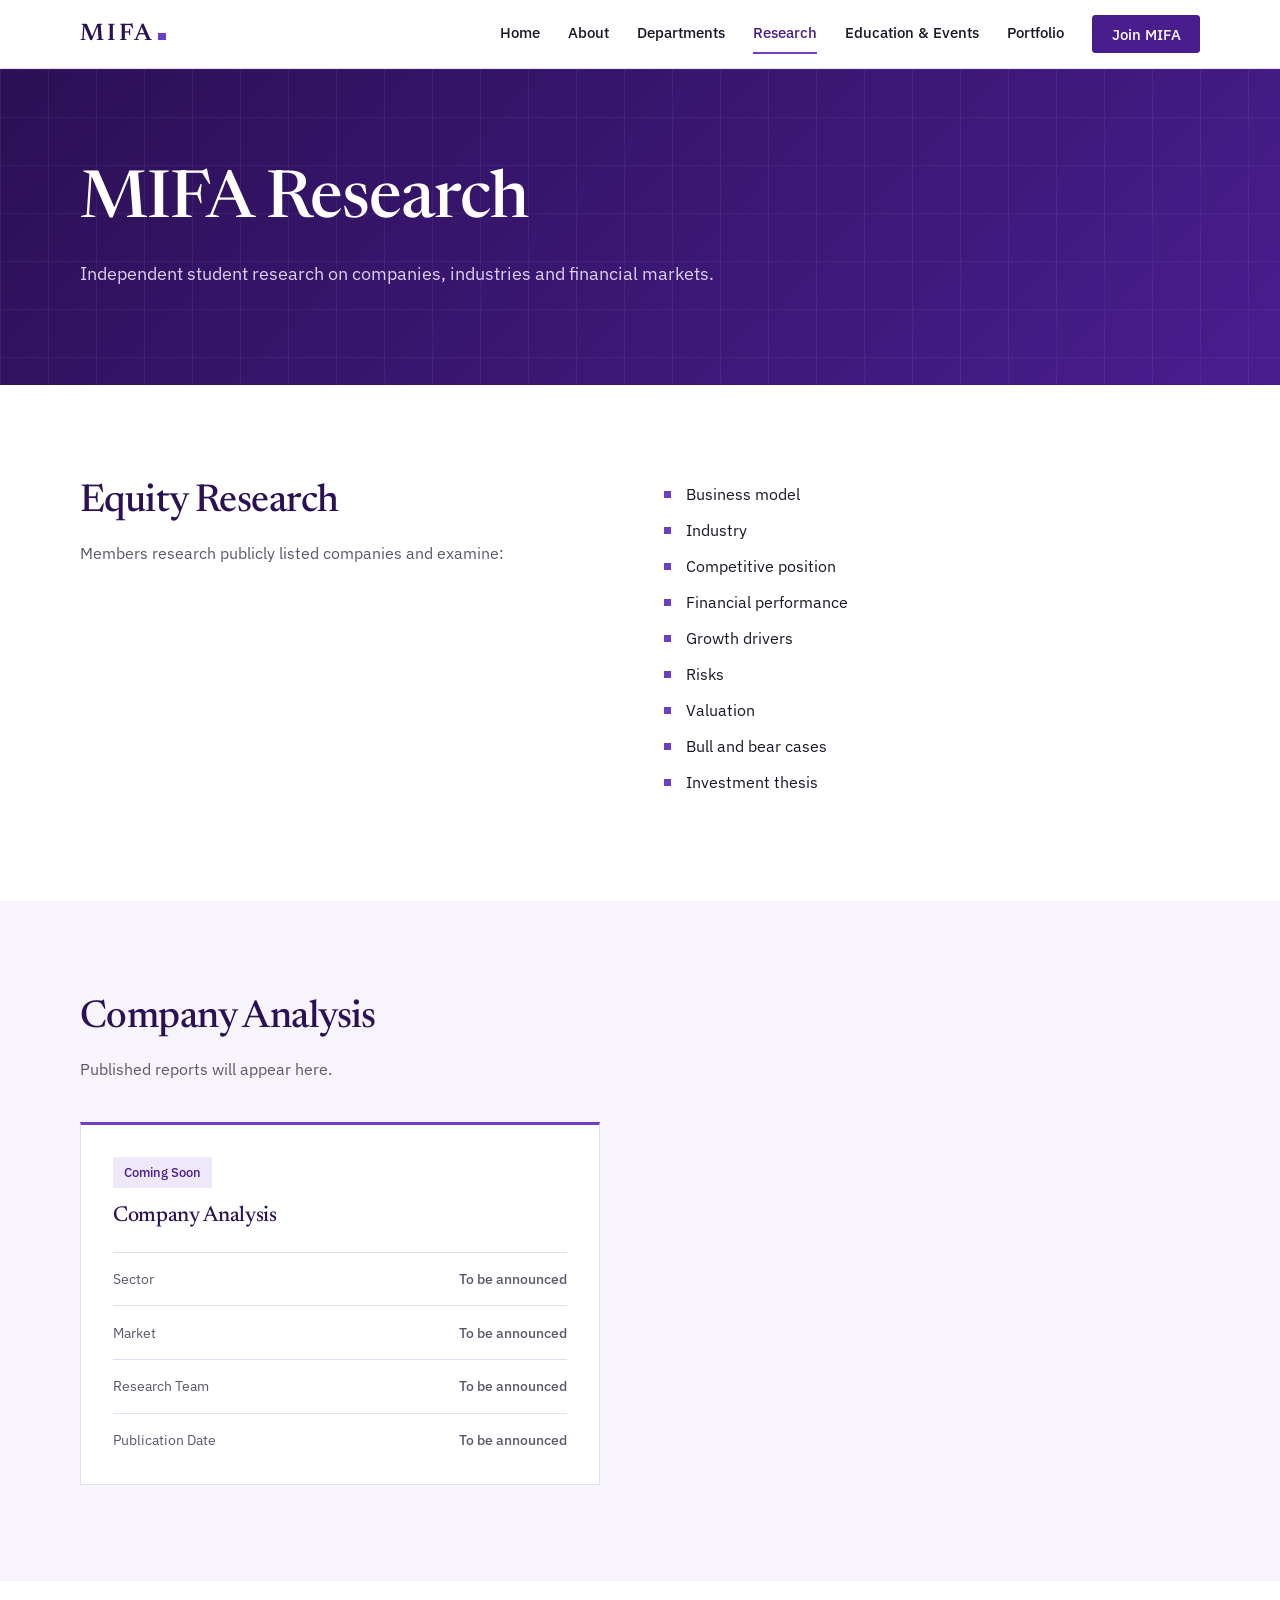
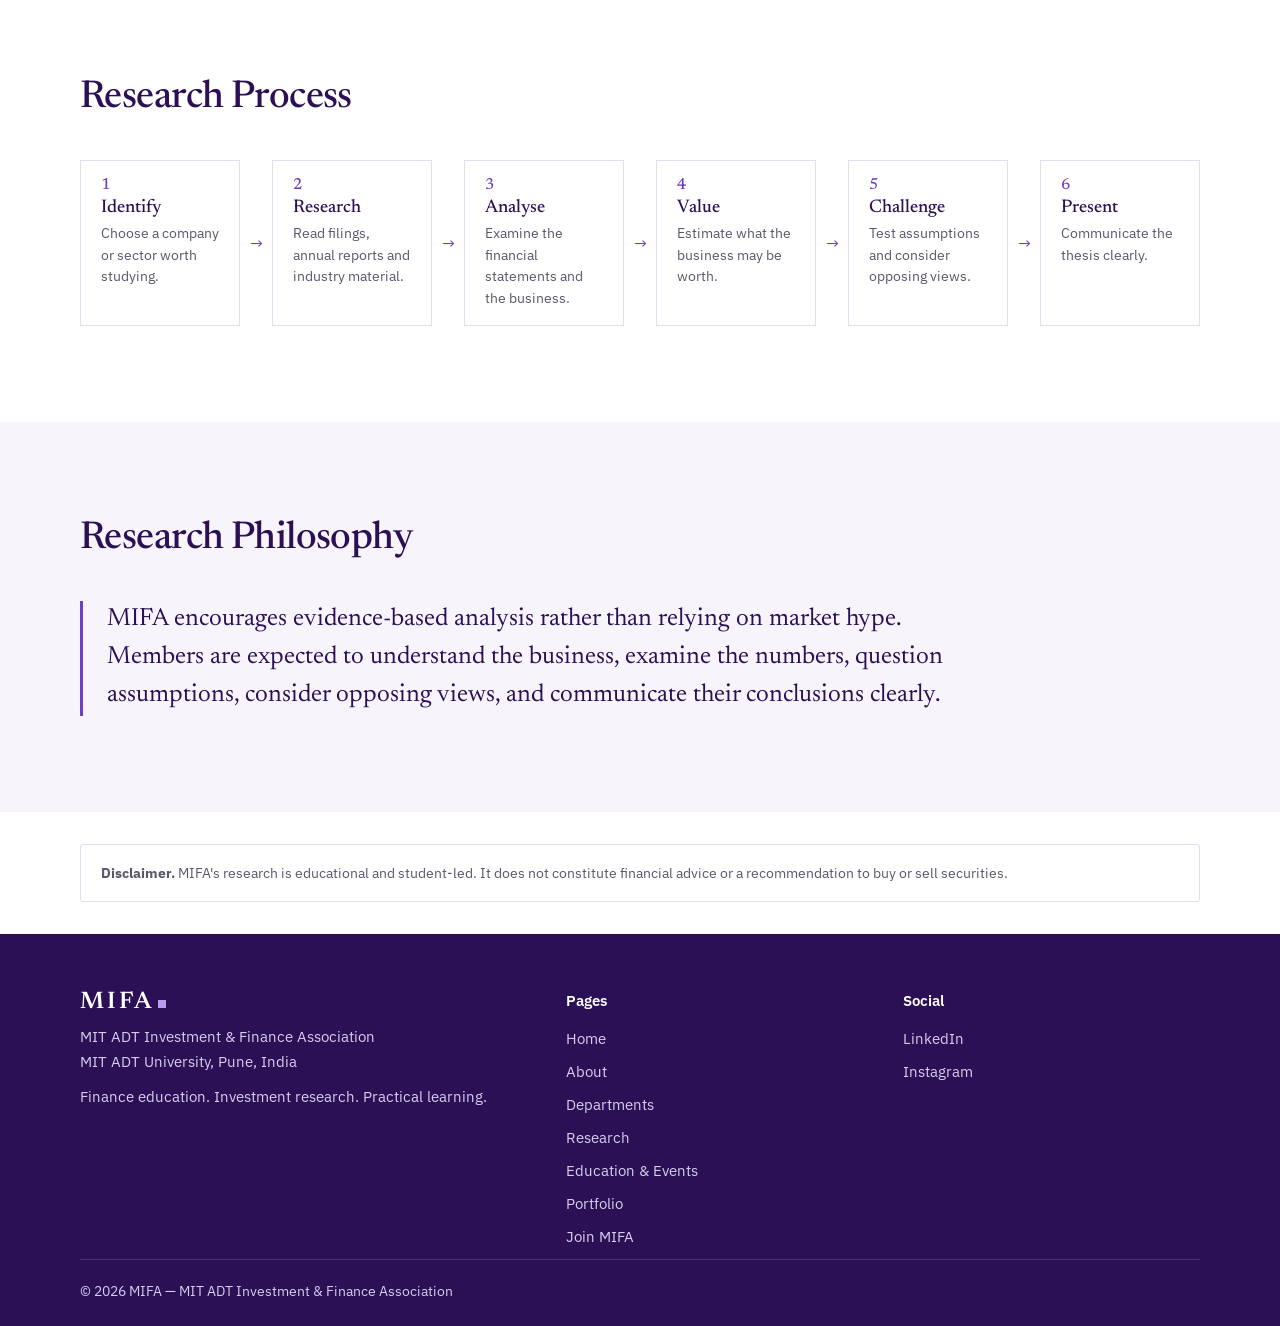
<file: research.html>
<!DOCTYPE html>
<html lang="en">
<head>
<meta charset="utf-8">
<meta name="viewport" content="width=device-width, initial-scale=1">
<title>Research | MIFA — MIT ADT Investment &amp; Finance Association</title>
<meta name="description" content="Independent student research on companies, industries and financial markets from MIFA at MIT ADT University.">
<meta name="theme-color" content="#2b1055">
<link rel="icon" href="favicon.svg" type="image/svg+xml">
<link rel="stylesheet" href="css/style.css">
<script src="js/main.js" defer></script>
</head>
<body>
<a class="skip" href="#main">Skip to content</a>
<header class="site-header">
  <div class="wrap bar">
    <a class="logo" href="index.html" aria-label="MIFA home">MIFA</a>
    <button class="menu-btn" type="button" aria-expanded="false" aria-controls="nav" aria-label="Menu"><span></span></button>
    <nav class="nav" id="nav" aria-label="Main">
      <a href="index.html" >Home</a>
      <a href="about.html">About</a>
      <a href="departments.html">Departments</a>
      <a href="research.html" aria-current="page">Research</a>
      <a href="education-events.html">Education &amp; Events</a>
      <a href="portfolio.html">Portfolio</a>
      <a class="btn" href="join.html">Join MIFA</a>
    </nav>
  </div>
</header>
<main id="main">
<section class="page-hero">
  <div class="wrap">
    <h1>MIFA Research</h1>
    <p class="lead">Independent student research on companies, industries and financial markets.</p>
  </div>
</section>

<section>
  <div class="wrap split top">
    <div>
      <h2>Equity Research</h2>
      <p class="muted">Members research publicly listed companies and examine:</p>
    </div>
    <ul class="ticks ">
  <li>Business model</li>
  <li>Industry</li>
  <li>Competitive position</li>
  <li>Financial performance</li>
  <li>Growth drivers</li>
  <li>Risks</li>
  <li>Valuation</li>
  <li>Bull and bear cases</li>
  <li>Investment thesis</li>
</ul>
  </div>
</section>

<section class="alt">
  <div class="wrap">
    <div class="head">
      <h2>Company Analysis</h2>
      <p>Published reports will appear here.</p>
    </div>
    <article class="report">
      <span class="badge">Coming Soon</span>
      <h3>Company Analysis</h3>
      <dl class="meta">
        <div><dt>Sector</dt><dd>To be announced</dd></div>
        <div><dt>Market</dt><dd>To be announced</dd></div>
        <div><dt>Research Team</dt><dd>To be announced</dd></div>
        <div><dt>Publication Date</dt><dd>To be announced</dd></div>
      </dl>
    </article>
  </div>
</section>

<section>
  <div class="wrap">
    <div class="head"><h2>Research Process</h2></div>
    <ol class="flow ">
  <li><strong>Identify</strong><span>Choose a company or sector worth studying.</span></li>
  <li><strong>Research</strong><span>Read filings, annual reports and industry material.</span></li>
  <li><strong>Analyse</strong><span>Examine the financial statements and the business.</span></li>
  <li><strong>Value</strong><span>Estimate what the business may be worth.</span></li>
  <li><strong>Challenge</strong><span>Test assumptions and consider opposing views.</span></li>
  <li><strong>Present</strong><span>Communicate the thesis clearly.</span></li>
</ol>
  </div>
</section>

<section class="alt">
  <div class="wrap">
    <div class="head"><h2>Research Philosophy</h2></div>
    <p class="statement">MIFA encourages evidence-based analysis rather than relying on market hype. Members are expected to understand the business, examine the numbers, question assumptions, consider opposing views, and communicate their conclusions clearly.</p>
  </div>
</section>

<section class="tight">
  <div class="wrap">
    <p class="disclaimer"><strong>Disclaimer.</strong> MIFA's research is educational and student-led. It does not constitute financial advice or a recommendation to buy or sell securities.</p>
  </div>
</section>
</main>
<footer class="site-footer">
  <div class="wrap">
    <div class="foot">
      <div>
        <a class="logo" href="index.html" aria-label="MIFA home">MIFA</a>
        <p>MIT ADT Investment &amp; Finance Association<br>MIT ADT University, Pune, India</p>
        <p>Finance education. Investment research. Practical learning.</p>
      </div>
      <nav aria-label="Footer">
        <h2 class="foot-title">Pages</h2>
        <ul>
        <li><a href="index.html">Home</a></li>
        <li><a href="about.html">About</a></li>
        <li><a href="departments.html">Departments</a></li>
        <li><a href="research.html">Research</a></li>
        <li><a href="education-events.html">Education &amp; Events</a></li>
        <li><a href="portfolio.html">Portfolio</a></li>
        <li><a href="join.html">Join MIFA</a></li>
        </ul>
      </nav>
      <div>
        <h2 class="foot-title">Social</h2>
        <ul>
          <li><a href="https://www.linkedin.com/company/mifamitadt" target="_blank">LinkedIn</a></li>
          <li><a href="https://www.instagram.com/mifa.mitadt/" target="_blank">Instagram</a></li>
        </ul>
      </div>
    </div>
    <p class="copy">&copy; 2026 MIFA — MIT ADT Investment &amp; Finance Association</p>
  </div>
</footer>
</body>
</html>
</file>
<file: css/style.css>
/* MIFA — MIT ADT Investment & Finance Association
   One stylesheet for every page. Colours, fonts and corner radius live in :root. */
@import url("https://fonts.googleapis.com/css2?family=IBM+Plex+Sans:wght@400;500;600&family=Newsreader:opsz,wght@6..72,400..600&display=swap");

:root {
  --ink: #1b1626;
  --muted: #5d566b;
  --deep: #2b1055;
  --primary: #4a1d8f;
  --violet: #6d3fc7;
  --lav: #f7f4fc;
  --lav2: #eee8f8;
  --line: #e4dcf0;
  --serif: "Newsreader", Georgia, serif;
  --sans: "IBM Plex Sans", system-ui, -apple-system, "Segoe UI", Roboto, sans-serif;
  --r: 3px;
}

/* ---------- Base ---------- */
*, *::before, *::after { box-sizing: border-box; margin: 0; }
html { scroll-behavior: smooth; }
body { font: 1rem/1.65 var(--sans); color: var(--ink); background: #fff; -webkit-font-smoothing: antialiased; }
svg { display: block; max-width: 100%; }
ul, ol { padding: 0; }
a { color: var(--primary); }
:focus-visible { outline: 2px solid var(--violet); outline-offset: 3px; }

.wrap { width: min(1120px, 100% - 3rem); margin-inline: auto; }
.skip { position: absolute; left: -999px; top: 0; z-index: 20; background: #fff; padding: .5rem 1rem; }
.skip:focus { left: 1rem; top: 1rem; }

/* ---------- Type ---------- */
h1, h2, h3 { font-family: var(--serif); font-weight: 500; line-height: 1.12; letter-spacing: -.015em; color: var(--deep); text-wrap: balance; }
h1 { font-size: clamp(2.4rem, 5.5vw, 4.1rem); }
h2 { font-size: clamp(1.7rem, 3.2vw, 2.4rem); }
h3 { font-size: 1.35rem; }
h2 + * { margin-top: 1rem; }
h3 + p { margin-top: .6rem; }
p + p { margin-top: 1rem; }
.lead { font-size: 1.15rem; color: var(--muted); max-width: 58ch; }
.muted { color: var(--muted); }
.label { font-weight: 600; font-size: .9rem; color: var(--deep); margin-bottom: 1rem; }

/* ---------- Sections ---------- */
section { padding: clamp(3.5rem, 8vw, 6rem) 0; }
section.tight { padding: 2rem 0; }
.alt { background: var(--lav); }
.head { max-width: 56ch; margin-bottom: 2.5rem; }
.head p { color: var(--muted); }

.split { display: grid; gap: 3rem; align-items: center; }
.split.top { align-items: start; }
.split > .ticks { margin-top: 0; }
@media (min-width: 900px) {
  .split { grid-template-columns: 1fr 1fr; }
  .split.form { grid-template-columns: 1.4fr 1fr; }
}

/* ---------- Header ---------- */
.site-header { position: sticky; top: 0; z-index: 10; background: rgba(255, 255, 255, .94); backdrop-filter: blur(8px); border-bottom: 1px solid var(--line); }
.bar { display: flex; align-items: center; justify-content: space-between; min-height: 68px; }

/* Text logo: MIFA + a small violet square */
.logo { font: 600 1.5rem/1 var(--serif); letter-spacing: .12em; color: var(--deep); text-decoration: none; }
.logo::after { content: ""; display: inline-block; width: .3em; height: .3em; margin-left: .16em; background: var(--violet); }

.menu-btn { display: flex; align-items: center; padding: .75rem 0 .75rem .75rem; background: none; border: 0; cursor: pointer; }
.menu-btn span, .menu-btn span::before, .menu-btn span::after { display: block; width: 22px; height: 2px; background: var(--deep); transition: transform .2s, background .2s; }
.menu-btn span { position: relative; }
.menu-btn span::before, .menu-btn span::after { content: ""; position: absolute; left: 0; }
.menu-btn span::before { top: -7px; }
.menu-btn span::after { top: 7px; }
.menu-btn[aria-expanded="true"] span { background: transparent; }
.menu-btn[aria-expanded="true"] span::before { transform: translateY(7px) rotate(45deg); }
.menu-btn[aria-expanded="true"] span::after { transform: translateY(-7px) rotate(-45deg); }

/* Mobile menu (default) */
.nav { display: none; position: absolute; top: 100%; left: 0; right: 0; flex-direction: column; background: #fff; padding: .5rem 1.5rem 1.5rem; border-bottom: 1px solid var(--line); }
.nav.open { display: flex; }
.nav a { padding: .8rem 0; color: var(--ink); text-decoration: none; font-weight: 500; border-bottom: 1px solid var(--line); }
.nav a:hover, .nav a[aria-current="page"] { color: var(--primary); }
.nav a.btn { margin-top: 1rem; text-align: center; color: #fff; border: 1px solid var(--primary); }
.nav a.btn:hover { color: #fff; border-color: var(--deep); }

/* Desktop menu */
@media (min-width: 960px) {
  .menu-btn { display: none; }
  .nav, .nav.open { display: flex; position: static; flex-direction: row; align-items: center; gap: 1.75rem; padding: 0; border: 0; background: none; }
  .nav a { padding: .4rem 0; border-bottom: 2px solid transparent; font-size: .93rem; }
  .nav a:hover, .nav a[aria-current="page"] { border-bottom-color: var(--violet); }
  .nav a.btn { margin: 0; padding: .55rem 1.15rem; border: 1px solid var(--primary); }
  .nav a.btn:hover { border-color: var(--deep); }
}

/* ---------- Buttons ---------- */
.btn { display: inline-block; padding: .75rem 1.5rem; background: var(--primary); border: 1px solid var(--primary); border-radius: var(--r); color: #fff; font: 500 .95rem var(--sans); text-decoration: none; cursor: pointer; transition: background .2s, border-color .2s; }
.btn:hover { background: var(--deep); border-color: var(--deep); }
.btn.ghost { background: transparent; color: var(--primary); }
.btn.ghost:hover { background: var(--lav2); border-color: var(--primary); }
.btn.light { background: #fff; border-color: #fff; color: var(--deep); }
.btn.light:hover { background: var(--lav2); border-color: var(--lav2); }
.actions { display: flex; flex-wrap: wrap; gap: .75rem; margin-top: 2rem; }

/* ---------- Home hero ---------- */
.hero { background: linear-gradient(180deg, #fff, var(--lav)); }
@media (min-width: 900px) { .hero .split { grid-template-columns: 1.05fr .95fr; } }
.kicker { color: var(--violet); font-weight: 500; margin-bottom: 1.25rem; }
.hero h1 { margin-bottom: 1.5rem; }
.hero .lead { max-width: 52ch; }
.slogan { margin-top: 2.5rem; font: 1.25rem var(--serif); color: var(--violet); }

/* Decorative chart (inline SVG on the home page) */
.chart { width: 100%; height: auto; filter: drop-shadow(0 18px 36px rgba(43, 16, 85, .10)); }
.chart .panel, .chart .grid line { stroke: var(--line); }
.chart .candle line, .chart .candle rect { stroke: var(--violet); stroke-width: 1.2; }
.chart .candle rect { fill: var(--violet); fill-opacity: .2; }
.chart .candle.down rect { fill: #fff; fill-opacity: 1; }
.chart .line { fill: none; stroke: var(--primary); stroke-width: 2.5; stroke-linecap: round; stroke-dasharray: 1; stroke-dashoffset: 1; animation: draw 2.2s .3s ease-out forwards; }
.chart text { font: 10px var(--sans); fill: var(--muted); }
.chart .formula { font: 500 13px var(--serif); fill: var(--deep); }
@keyframes draw { to { stroke-dashoffset: 0; } }

/* ---------- Page header (inner pages) ---------- */
.page-hero {
  padding: clamp(3.5rem, 8vw, 6rem) 0; color: #fff;
  background:
    linear-gradient(rgba(255, 255, 255, .05) 1px, transparent 1px) 0 0 / 48px 48px,
    linear-gradient(90deg, rgba(255, 255, 255, .05) 1px, transparent 1px) 0 0 / 48px 48px,
    linear-gradient(135deg, var(--deep), var(--primary));
}
.page-hero h1 { color: #fff; }
.page-hero .lead { margin-top: 1.25rem; color: #dcd0f2; }

/* ---------- Ruled grid: hairline cells used for most card groups ---------- */
.ruled { display: grid; grid-template-columns: 1fr; list-style: none; border-top: 1px solid var(--line); border-left: 1px solid var(--line); }
.ruled > * { padding: 2rem 1.75rem; background: #fff; border-right: 1px solid var(--line); border-bottom: 1px solid var(--line); transition: background .2s; }
.ruled > *:hover { background: var(--lav); }
.ruled p { color: var(--muted); font-size: .97rem; }
.ruled .big { font: 1.3rem/1.5 var(--serif); color: var(--ink); }
.ruled.sm > * { padding: 1rem 1.25rem; font-weight: 500; }
@media (min-width: 620px) { .ruled.n2, .ruled.n4 { grid-template-columns: repeat(2, 1fr); } }
@media (min-width: 820px) { .ruled.n3 { grid-template-columns: repeat(3, 1fr); } }
@media (min-width: 1000px) { .ruled.n4 { grid-template-columns: repeat(4, 1fr); } }

.ic { width: 28px; height: 28px; margin-bottom: 1.25rem; fill: none; stroke: var(--violet); stroke-width: 1.5; stroke-linecap: round; stroke-linejoin: round; }
.badge { display: inline-block; margin-bottom: 1rem; padding: .3rem .7rem; background: var(--lav2); border-radius: 2px; color: var(--primary); font-size: .8rem; font-weight: 500; }

/* ---------- Lists ---------- */
.ticks { list-style: none; margin-top: 1.25rem; }
.ticks li { position: relative; padding-left: 1.4rem; margin-bottom: .6rem; break-inside: avoid; }
.ticks li::before { content: ""; position: absolute; left: 0; top: .62em; width: .45rem; height: .45rem; background: var(--violet); }
@media (min-width: 600px) { .ticks.cols { columns: 2; column-gap: 2rem; } }

/* ---------- Flow: a sequence of steps (row on wide screens, column otherwise) ---------- */
.flow { list-style: none; display: flex; flex-direction: column; gap: 2rem; counter-reset: step; }
.flow li { position: relative; flex: 1; counter-increment: step; padding: 1rem 1.25rem; background: #fff; border: 1px solid var(--line); }
.flow li::before { content: counter(step); display: block; margin-bottom: .3rem; font: 500 1rem var(--serif); color: var(--violet); }
.flow li:not(:last-child)::after { content: "\2193"; position: absolute; left: 50%; bottom: -1.5rem; transform: translateX(-50%); color: var(--violet); line-height: 1; }
.flow strong { display: block; font: 500 1.15rem var(--serif); color: var(--deep); }
.flow span { display: block; margin-top: .35rem; font-size: .9rem; line-height: 1.5; color: var(--muted); }
.flow.vertical { max-width: 360px; width: 100%; margin-inline: auto; }
.flow.vertical li, .flow.plain li { text-align: center; }
.flow.plain li::before { display: none; }
@media (min-width: 1000px) {
  .flow:not(.vertical) { flex-direction: row; }
  .flow:not(.vertical) li:not(:last-child)::after { content: "\2192"; left: auto; right: -1.5rem; bottom: auto; top: 50%; transform: translateY(-50%); }
}

/* ---------- Departments ---------- */
.depts { border-bottom: 1px solid var(--line); }
.dept { display: grid; gap: 1.5rem; padding: 2.5rem 0; border-top: 1px solid var(--line); }
.dept h3 { font-size: 1.7rem; }
.dept .ticks { margin-top: 0; }
.dept .note { margin-top: 1.5rem; }
@media (min-width: 800px) { .dept { grid-template-columns: 1fr 1.2fr; gap: 4rem; } }

/* ---------- Callouts ---------- */
.note { padding: 1.25rem 1.5rem; background: var(--lav); border-left: 3px solid var(--violet); }
.alt .note { background: #fff; }
.statement { max-width: 62ch; padding-left: 1.5rem; border-left: 3px solid var(--violet); font: clamp(1.2rem, 2.2vw, 1.55rem)/1.55 var(--serif); color: var(--deep); }
.disclaimer { padding: 1rem 1.25rem; border: 1px solid var(--line); border-radius: var(--r); color: var(--muted); font-size: .9rem; }

/* Research report placeholder + label/value lists */
.report { max-width: 520px; padding: 2rem; background: #fff; border: 1px solid var(--line); border-top: 3px solid var(--violet); }
.meta { display: grid; gap: .9rem; margin-top: 1.5rem; }
.meta div { display: flex; justify-content: space-between; gap: 1rem; padding-top: .9rem; border-top: 1px solid var(--line); }
.meta dt { color: var(--muted); font-size: .9rem; }
.meta dd { color: var(--muted); font-size: .9rem; font-weight: 500; text-align: right; }

/* ---------- Form ---------- */
#join-form { display: grid; gap: 1.1rem; margin-top: 1.75rem; }
.row { display: grid; gap: 1.1rem; }
@media (min-width: 600px) { .row { grid-template-columns: 1fr 1fr; } }
.field { display: grid; gap: .4rem; }
label { font-weight: 500; font-size: .9rem; color: var(--deep); }
input, select, textarea { width: 100%; padding: .7rem .85rem; background: #fff; border: 1px solid #cfc4e2; border-radius: var(--r); color: var(--ink); font: inherit; }
input:focus, select:focus, textarea:focus { outline: 2px solid var(--violet); outline-offset: 1px; border-color: var(--violet); }
textarea { min-height: 140px; resize: vertical; }
#join-form .btn { justify-self: start; }
#form-status { min-height: 1.5em; color: var(--primary); font-weight: 500; }

/* ---------- Call to action ---------- */
.cta { text-align: center; color: #fff; background: linear-gradient(135deg, var(--deep), var(--primary)); }
.cta h2 { color: #fff; }
.cta p { max-width: 52ch; margin: 1rem auto 2rem; color: #dcd0f2; }

/* ---------- Footer ---------- */
.site-footer { padding: 3.5rem 0 1.5rem; background: var(--deep); color: #d9cdef; font-size: .95rem; }
.site-footer a { color: #d9cdef; text-decoration: none; }
.site-footer a:hover { color: #fff; }
.site-footer .logo { color: #fff; }
.site-footer .logo::after { background: #b79df0; }
.site-footer p { margin-top: .6rem; }
.foot { display: grid; gap: 2.5rem; }
.foot-title { font: 600 .95rem var(--sans); letter-spacing: 0; color: #fff; }
.foot ul { list-style: none; display: grid; gap: .5rem; }
.copy { margin-top: 3rem; padding-top: 1.25rem; border-top: 1px solid rgba(255, 255, 255, .15); font-size: .85rem; }
@media (min-width: 800px) { .foot { grid-template-columns: 1.5fr 1fr 1fr; } }

/* ---------- Reduced motion ---------- */
@media (prefers-reduced-motion: reduce) {
  html { scroll-behavior: auto; }
  * { transition: none !important; }
  .chart .line { animation: none; stroke-dashoffset: 0; }
}
</file>
